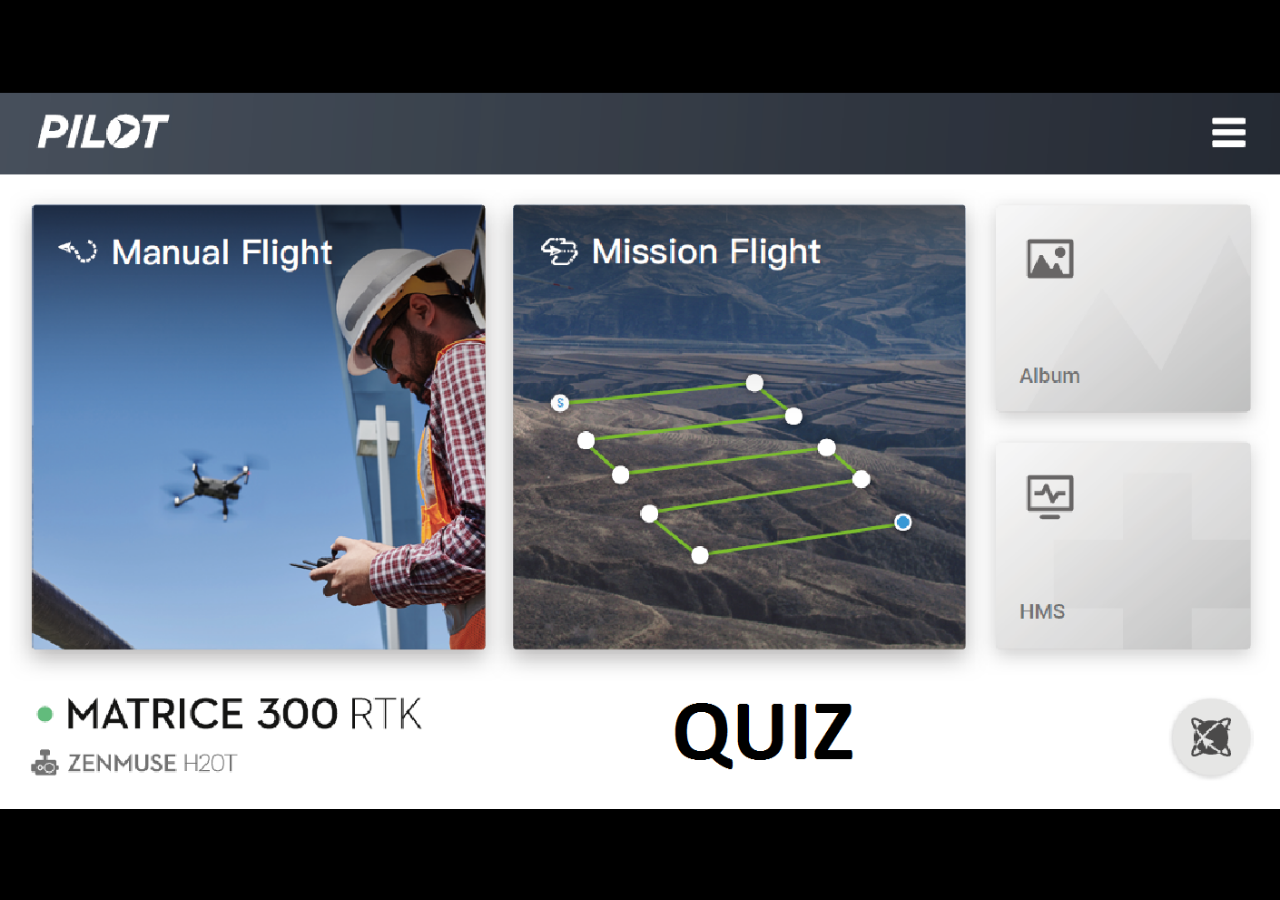
<file: index.html>
<html>
 <head>

	<meta name="viewport" content="width=device-width, initial-scale=1.0">
	<meta name="apple-mobile-web-app-title" content="TDV" />
	<meta name="apple-mobile-web-app-capable" content="yes">
	<meta name="apple-mobile-web-app-status-bar-style" content="black-translucent" />
	<link rel="apple-touch-icon" sizes="180x180" href="./image/apple-touch-icon.png">

    	<link rel="icon" type="image/png" sizes="32x32" href="./image/favicon-32x32.png">
    	<link rel="icon" type="image/png" sizes="16x16" href="./image/favicon-16x16.png">

    	<link rel="manifest" href="site.webmanifest">
    	<link rel="mask-icon" href="safari-pinned-tab.svg" color="#5bbad5">
    	<link rel="shortcut icon" href="./image/favicon.ico">
	<!-- IE -->
   	<link rel="shortcut icon" type="image/x-icon" href="./image/favicon.ico" />
   	<!-- Edge FULL https://www.-->
   	<link rel="shortcut icon" href="./image/favicon.ico" type="image/x-icon" />
   	<!-- other browsers -->
   	<link rel="icon" type="image/x-icon" href="./image/favicon.ico" />
    	<link href="image/iphone5_splash.png" media="(device-width: 320px) and (device-height: 568px) and (-webkit-device-pixel-ratio: 2)" rel="apple-touch-startup-image" />
	<link href="image/iphone6_splash.png" media="(device-width: 375px) and (device-height: 667px) and (-webkit-device-pixel-ratio: 2)" rel="apple-touch-startup-image" />
	<link href="image/iphoneplus_splash.png" media="(device-width: 621px) and (device-height: 1104px) and (-webkit-device-pixel-ratio: 3)" rel="apple-touch-startup-image" />
	<link href="image/iphonex_splash.png" media="(device-width: 375px) and (device-height: 812px) and (-webkit-device-pixel-ratio: 3)" rel="apple-touch-startup-image" />
	<link href="image/iphonexr_splash.png" media="(device-width: 414px) and (device-height: 896px) and (-webkit-device-pixel-ratio: 2)" rel="apple-touch-startup-image" />
	<link href="image/iphonexsmax_splash.png" media="(device-width: 414px) and (device-height: 896px) and (-webkit-device-pixel-ratio: 3)" rel="apple-touch-startup-image" />
	<link href="image/ipad_splash.png" media="(device-width: 768px) and (device-height: 1024px) and (-webkit-device-pixel-ratio: 2)" rel="apple-touch-startup-image" />
	<link href="image/ipadpro1_splash.png" media="(device-width: 834px) and (device-height: 1112px) and (-webkit-device-pixel-ratio: 2)" rel="apple-touch-startup-image" />
	<link href="image/ipadpro3_splash.png" media="(device-width: 834px) and (device-height: 1194px) and (-webkit-device-pixel-ratio: 2)" rel="apple-touch-startup-image" />
	<link href="image/ipadpro2_splash.png" media="(device-width: 1024px) and (device-height: 1366px) and (-webkit-device-pixel-ratio: 2)" rel="apple-touch-startup-image" />
    	<meta name="application-name" content="TDV">
	<meta name="mobile-web-app-capable" content="yes">
    	<meta name="msapplication-TileColor" content="#da532c">
    	<meta name="msapplication-TileImage" content="./image/mstile-144x144.png">
    	<meta name="msapplication-config" content="browserconfig.xml">
    	<meta name="theme-color" content="#ffffff">

	<meta http-equiv="X-UA-Compatible" content="IE=edge,chrome=1">
	<meta name="HandheldFriendly" content="true">
	
	<link rel="stylesheet" href="./css/bootstrap.min.css">
  	<script src="./js/jquery.min.js"></script>
  	<script src="./js/bootstrap.min.js"></script>
        <link rel="stylesheet" href="./css/style.css">

  <script>
  window.console = window.console || function(t) {};
  </script>

  
  
  <script>
  if (document.location.search.match(/type=embed/gi)) {
    window.parent.postMessage("resize", "*");
  }
  </script>


</head>

<body translate="no">
  <script>
    document.body.addEventListener('touchmove', function(event) {
      event.preventDefault();
    }, {
      passive: false,
      useCapture: false
    });

    window.onresize = function() {
      $(document.body).width(window.innerWidth).height(window.innerHeight);
    }

    $(function() {
      window.onresize();
    });
  </script>
<div class="showport">
	<img class="img-responsive" name="usaMap" src="./image/startscherm.png" usemap="#m_usaMap" height="100%">	
</div>
<div class="showturn">
  	<img class="img-responsive" src="./image/rotate.png" height="100%">
</div>
	
  <map name="m_usaMap">
    <area class="area" target="" alt="" title="" href="./ManualFlight.html" coords="37,128,536,616" shape="rect">
    <area class="area" target="" alt="" title="" coords="566,126,1063,616" shape="rect" style="outline:none;" tooltipbackround="black" tooltipid="area-tooltip1">
    <area class="area" target="" alt="" title="" coords="1099,126,1373,350" shape="rect" style="outline:none;" tooltipbackround="black" tooltipid="area-tooltip2">
    <area class="area" target="" alt="" title="" href="./HMS.html" coords="1094,385,1373,615" shape="rect">
    <area class="area" target="" alt="" title="" coords="1304,4,1406,87" shape="rect" style="outline:none;" tooltipbackround="black" tooltipid="area-tooltip3">
    <area class="area" target="" alt="" title="" href="./quiz.html" coords="506,661,1271,777" shape="rect">
</map>
<i id="area-tooltip1" class="area-tooltip" data-toggle="tooltip" data-html="true" data-placement="right" title="" data-animation="false" data-trigger="manual" data-original-title="Mission Flight" style="top: 77px; left: 124px;">&nbsp;</i>
<i id="area-tooltip2" class="area-tooltip" data-toggle="tooltip" data-html="true" data-placement="left" title="" data-animation="false" data-trigger="manual" data-original-title="Opgeslagen:<br>foto's en video's" style="top: 1px; left: 324px;">&nbsp;</i>
<i id="area-tooltip3" class="area-tooltip" data-toggle="tooltip" data-html="true" data-placement="left" title="" data-animation="false" data-trigger="manual" data-original-title="Menu:<br>Menu voor offline kaarten, vlucht records, GEO unlocking, privacy settings" style="top: 256px; left: 170px;">&nbsp;</i>
<i id="area-tooltip4" class="area-tooltip" data-toggle="tooltip" data-html="true" data-placement="right" title="" data-animation="false" data-trigger="manual" data-original-title="Pepper" style="top: 194px; left: 50px;">&nbsp;</i>

  <script src="./js/pen.js"></script>
  
  
      <script id="rendered-js">
/* ========================================================================
 * Bootstrap: tooltip.js v3.3.7
 * http://getbootstrap.com/javascript/#tooltip
 * Inspired by the original jQuery.tipsy by Jason Frame
 * ========================================================================
 * Copyright 2011-2016 Twitter, Inc.
 * Licensed under MIT (https://github.com/twbs/bootstrap/blob/master/LICENSE)
 * ======================================================================== */


+function ($) {
  'use strict';

  // TOOLTIP PUBLIC CLASS DEFINITION
  // ===============================

  var Tooltip = function (element, options) {
    this.type = null;
    this.options = null;
    this.enabled = null;
    this.timeout = null;
    this.hoverState = null;
    this.$element = null;
    this.inState = null;

    this.init('tooltip', element, options);
  };

  Tooltip.VERSION = '3.3.7';

  Tooltip.TRANSITION_DURATION = 150;

  Tooltip.DEFAULTS = {
    animation: true,
    placement: 'top',
    selector: false,
    template: '<div class="tooltip" role="tooltip"><div class="tooltip-inner"></div></div>',
    trigger: 'hover focus',
    title: '',
    delay: 0,
    html: false,
    container: false,
    viewport: {
      selector: 'body',
      padding: 0 } };



  Tooltip.prototype.init = function (type, element, options) {
    this.enabled = true;
    this.type = type;
    this.$element = $(element);
    this.options = this.getOptions(options);
    this.$viewport = this.options.viewport && $($.isFunction(this.options.viewport) ? this.options.viewport.call(this, this.$element) : this.options.viewport.selector || this.options.viewport);
    this.inState = { click: false, hover: false, focus: false };

    if (this.$element[0] instanceof document.constructor && !this.options.selector) {
      throw new Error('`selector` option must be specified when initializing ' + this.type + ' on the window.document object!');
    }

    var triggers = this.options.trigger.split(' ');

    for (var i = triggers.length; i--;) {if (window.CP.shouldStopExecution(0)) break;
      var trigger = triggers[i];

      if (trigger == 'click') {
        this.$element.on('click.' + this.type, this.options.selector, $.proxy(this.toggle, this));
      } else if (trigger != 'manual') {
        var eventIn = trigger == 'hover' ? 'mouseenter' : 'focusin';
        var eventOut = trigger == 'hover' ? 'mouseleave' : 'focusout';

        this.$element.on(eventIn + '.' + this.type, this.options.selector, $.proxy(this.enter, this));
        this.$element.on(eventOut + '.' + this.type, this.options.selector, $.proxy(this.leave, this));
      }
    }window.CP.exitedLoop(0);

    this.options.selector ?
    this._options = $.extend({}, this.options, { trigger: 'manual', selector: '' }) :
    this.fixTitle();
  };

  Tooltip.prototype.getDefaults = function () {
    return Tooltip.DEFAULTS;
  };

  Tooltip.prototype.getOptions = function (options) {
    options = $.extend({}, this.getDefaults(), this.$element.data(), options);

    if (options.delay && typeof options.delay == 'number') {
      options.delay = {
        show: options.delay,
        hide: options.delay };

    }

    return options;
  };

  Tooltip.prototype.getDelegateOptions = function () {
    var options = {};
    var defaults = this.getDefaults();

    this._options && $.each(this._options, function (key, value) {
      if (defaults[key] != value) options[key] = value;
    });

    return options;
  };

  Tooltip.prototype.enter = function (obj) {
    var self = obj instanceof this.constructor ?
    obj : $(obj.currentTarget).data('bs.' + this.type);

    if (!self) {
      self = new this.constructor(obj.currentTarget, this.getDelegateOptions());
      $(obj.currentTarget).data('bs.' + this.type, self);
    }

    if (obj instanceof $.Event) {
      self.inState[obj.type == 'focusin' ? 'focus' : 'hover'] = true;
    }

    if (self.tip().hasClass('in') || self.hoverState == 'in') {
      self.hoverState = 'in';
      return;
    }

    clearTimeout(self.timeout);

    self.hoverState = 'in';

    if (!self.options.delay || !self.options.delay.show) return self.show();

    self.timeout = setTimeout(function () {
      if (self.hoverState == 'in') self.show();
    }, self.options.delay.show);
  };

  Tooltip.prototype.isInStateTrue = function () {
    for (var key in this.inState) {
      if (this.inState[key]) return true;
    }

    return false;
  };

  Tooltip.prototype.leave = function (obj) {
    var self = obj instanceof this.constructor ?
    obj : $(obj.currentTarget).data('bs.' + this.type);

    if (!self) {
      self = new this.constructor(obj.currentTarget, this.getDelegateOptions());
      $(obj.currentTarget).data('bs.' + this.type, self);
    }

    if (obj instanceof $.Event) {
      self.inState[obj.type == 'focusout' ? 'focus' : 'hover'] = false;
    }

    if (self.isInStateTrue()) return;

    clearTimeout(self.timeout);

    self.hoverState = 'out';

    if (!self.options.delay || !self.options.delay.hide) return self.hide();

    self.timeout = setTimeout(function () {
      if (self.hoverState == 'out') self.hide();
    }, self.options.delay.hide);
  };

  Tooltip.prototype.show = function () {
    var e = $.Event('show.bs.' + this.type);

    if (this.hasContent() && this.enabled) {
      this.$element.trigger(e);

      var inDom = $.contains(this.$element[0].ownerDocument.documentElement, this.$element[0]);
      if (e.isDefaultPrevented() || !inDom) return;
      var that = this;

      var $tip = this.tip();

      var tipId = this.getUID(this.type);

      this.setContent();
      $tip.attr('id', tipId);
      this.$element.attr('aria-describedby', tipId);

      if (this.options.animation) $tip.addClass('fade');

      var placement = typeof this.options.placement == 'function' ?
      this.options.placement.call(this, $tip[0], this.$element[0]) :
      this.options.placement;

      var autoToken = /\s?auto?\s?/i;
      var autoPlace = autoToken.test(placement);
      if (autoPlace) placement = placement.replace(autoToken, '') || 'top';

      $tip.
      detach().
      css({ top: 0, left: 0, display: 'block' }).
      addClass(placement).
      data('bs.' + this.type, this);

      this.options.container ? $tip.appendTo(this.options.container) : $tip.insertAfter(this.$element);
      this.$element.trigger('inserted.bs.' + this.type);

      var pos = this.getPosition();
      var actualWidth = $tip[0].offsetWidth;
      var actualHeight = $tip[0].offsetHeight;

      if (autoPlace) {
        var orgPlacement = placement;
        var viewportDim = this.getPosition(this.$viewport);

        placement = placement == 'bottom' && pos.bottom + actualHeight > viewportDim.bottom ? 'top' :
        placement == 'top' && pos.top - actualHeight < viewportDim.top ? 'bottom' :
        placement == 'right' && pos.right + actualWidth > viewportDim.width ? 'left' :
        placement == 'left' && pos.left - actualWidth < viewportDim.left ? 'right' :
        placement;

        $tip.
        removeClass(orgPlacement).
        addClass(placement);
      }

      var calculatedOffset = this.getCalculatedOffset(placement, pos, actualWidth, actualHeight);

      this.applyPlacement(calculatedOffset, placement);

      var complete = function () {
        var prevHoverState = that.hoverState;
        that.$element.trigger('shown.bs.' + that.type);
        that.hoverState = null;

        if (prevHoverState == 'out') that.leave(that);
      };

      $.support.transition && this.$tip.hasClass('fade') ?
      $tip.
      one('bsTransitionEnd', complete).
      emulateTransitionEnd(Tooltip.TRANSITION_DURATION) :
      complete();
    }
  };

  Tooltip.prototype.applyPlacement = function (offset, placement) {
    var $tip = this.tip();
    var width = $tip[0].offsetWidth;
    var height = $tip[0].offsetHeight;

    // manually read margins because getBoundingClientRect includes difference
    var marginTop = parseInt($tip.css('margin-top'), 10);
    var marginLeft = parseInt($tip.css('margin-left'), 10);

    // we must check for NaN for ie 8/9
    if (isNaN(marginTop)) marginTop = 0;
    if (isNaN(marginLeft)) marginLeft = 0;

    offset.top += marginTop;
    offset.left += marginLeft;

    // $.fn.offset doesn't round pixel values
    // so we use setOffset directly with our own function B-0
    $.offset.setOffset($tip[0], $.extend({
      using: function (props) {
        $tip.css({
          top: Math.round(props.top),
          left: Math.round(props.left) });

      } },
    offset), 0);

    $tip.addClass('in');

    // check to see if placing tip in new offset caused the tip to resize itself
    var actualWidth = $tip[0].offsetWidth;
    var actualHeight = $tip[0].offsetHeight;

    if (placement == 'top' && actualHeight != height) {
      offset.top = offset.top + height - actualHeight;
    }

    var delta = this.getViewportAdjustedDelta(placement, offset, actualWidth, actualHeight);

    if (delta.left) offset.left += delta.left;else
    offset.top += delta.top;

    var isVertical = /top|bottom/.test(placement);
    var arrowDelta = isVertical ? delta.left * 2 - width + actualWidth : delta.top * 2 - height + actualHeight;
    var arrowOffsetPosition = isVertical ? 'offsetWidth' : 'offsetHeight';

    $tip.offset(offset);
    this.replaceArrow(arrowDelta, $tip[0][arrowOffsetPosition], isVertical);
  };

  Tooltip.prototype.replaceArrow = function (delta, dimension, isVertical) {
    this.arrow().
    css(isVertical ? 'left' : 'top', 50 * (1 - delta / dimension) + '%').
    css(isVertical ? 'top' : 'left', '');
  };

  Tooltip.prototype.setContent = function () {
    var $tip = this.tip();
    var title = this.getTitle();

    $tip.find('.tooltip-inner')[this.options.html ? 'html' : 'text'](title);
    $tip.removeClass('fade in top bottom left right');
  };

  Tooltip.prototype.hide = function (callback) {
    var that = this;
    var $tip = $(this.$tip);
    var e = $.Event('hide.bs.' + this.type);

    function complete() {
      if (that.hoverState != 'in') $tip.detach();
      if (that.$element) {// TODO: Check whether guarding this code with this `if` is really necessary.
        that.$element.
        removeAttr('aria-describedby').
        trigger('hidden.bs.' + that.type);
      }
      callback && callback();
    }

    this.$element.trigger(e);

    if (e.isDefaultPrevented()) return;

    $tip.removeClass('in');

    $.support.transition && $tip.hasClass('fade') ?
    $tip.
    one('bsTransitionEnd', complete).
    emulateTransitionEnd(Tooltip.TRANSITION_DURATION) :
    complete();

    this.hoverState = null;

    return this;
  };

  Tooltip.prototype.fixTitle = function () {
    var $e = this.$element;
    if ($e.attr('title') || typeof $e.attr('data-original-title') != 'string') {
      $e.attr('data-original-title', $e.attr('title') || '').attr('title', '');
    }
  };

  Tooltip.prototype.hasContent = function () {
    return this.getTitle();
  };

  Tooltip.prototype.getPosition = function ($element) {
    $element = $element || this.$element;

    var el = $element[0];
    var isBody = el.tagName == 'BODY';

    var elRect = el.getBoundingClientRect();
    if (elRect.width == null) {
      // width and height are missing in IE8, so compute them manually; see https://github.com/twbs/bootstrap/issues/14093
      elRect = $.extend({}, elRect, { width: elRect.right - elRect.left, height: elRect.bottom - elRect.top });
    }
    var isSvg = window.SVGElement && el instanceof window.SVGElement;
    // Avoid using $.offset() on SVGs since it gives incorrect results in jQuery 3.
    // See https://github.com/twbs/bootstrap/issues/20280
    var elOffset = isBody ? { top: 0, left: 0 } : isSvg ? null : $element.offset();
    var scroll = { scroll: isBody ? document.documentElement.scrollTop || document.body.scrollTop : $element.scrollTop() };
    var outerDims = isBody ? { width: $(window).width(), height: $(window).height() } : null;

    return $.extend({}, elRect, scroll, outerDims, elOffset);
  };

  Tooltip.prototype.getCalculatedOffset = function (placement, pos, actualWidth, actualHeight) {
    return placement == 'bottom' ? { top: pos.top + pos.height, left: pos.left + pos.width / 2 - actualWidth / 2 } :
    placement == 'top' ? { top: pos.top - actualHeight, left: pos.left + pos.width / 2 - actualWidth / 2 } :
    placement == 'left' ? { top: pos.top + pos.height / 2 - actualHeight / 2, left: pos.left - actualWidth } :
    /* placement == 'right' */{ top: pos.top + pos.height / 2 - actualHeight / 2, left: pos.left + pos.width };

  };

  Tooltip.prototype.getViewportAdjustedDelta = function (placement, pos, actualWidth, actualHeight) {
    var delta = { top: 0, left: 0 };
    if (!this.$viewport) return delta;

    var viewportPadding = this.options.viewport && this.options.viewport.padding || 0;
    var viewportDimensions = this.getPosition(this.$viewport);

    if (/right|left/.test(placement)) {
      var topEdgeOffset = pos.top - viewportPadding - viewportDimensions.scroll;
      var bottomEdgeOffset = pos.top + viewportPadding - viewportDimensions.scroll + actualHeight;
      if (topEdgeOffset < viewportDimensions.top) {// top overflow
        delta.top = viewportDimensions.top - topEdgeOffset;
      } else if (bottomEdgeOffset > viewportDimensions.top + viewportDimensions.height) {// bottom overflow
        delta.top = viewportDimensions.top + viewportDimensions.height - bottomEdgeOffset;
      }
    } else {
      var leftEdgeOffset = pos.left - viewportPadding;
      var rightEdgeOffset = pos.left + viewportPadding + actualWidth;
      if (leftEdgeOffset < viewportDimensions.left) {// left overflow
        delta.left = viewportDimensions.left - leftEdgeOffset;
      } else if (rightEdgeOffset > viewportDimensions.right) {// right overflow
        delta.left = viewportDimensions.left + viewportDimensions.width - rightEdgeOffset;
      }
    }

    return delta;
  };

  Tooltip.prototype.getTitle = function () {
    var title;
    var $e = this.$element;
    var o = this.options;

    title = $e.attr('data-original-title') || (
    typeof o.title == 'function' ? o.title.call($e[0]) : o.title);

    return title;
  };

  Tooltip.prototype.getUID = function (prefix) {
    do {if (window.CP.shouldStopExecution(1)) break;prefix += ~~(Math.random() * 1000000);} while (
    document.getElementById(prefix));window.CP.exitedLoop(1);
    return prefix;
  };

  Tooltip.prototype.tip = function () {
    if (!this.$tip) {
      this.$tip = $(this.options.template);
      if (this.$tip.length != 1) {
        throw new Error(this.type + ' `template` option must consist of exactly 1 top-level element!');
      }
    }
    return this.$tip;
  };

  Tooltip.prototype.arrow = function () {
    return this.$arrow = this.$arrow || this.tip().find('.tooltip-arrow');
  };

  Tooltip.prototype.enable = function () {
    this.enabled = true;
  };

  Tooltip.prototype.disable = function () {
    this.enabled = false;
  };

  Tooltip.prototype.toggleEnabled = function () {
    this.enabled = !this.enabled;
  };

  Tooltip.prototype.toggle = function (e) {
    var self = this;
    if (e) {
      self = $(e.currentTarget).data('bs.' + this.type);
      if (!self) {
        self = new this.constructor(e.currentTarget, this.getDelegateOptions());
        $(e.currentTarget).data('bs.' + this.type, self);
      }
    }

    if (e) {
      self.inState.click = !self.inState.click;
      if (self.isInStateTrue()) self.enter(self);else
      self.leave(self);
    } else {
      self.tip().hasClass('in') ? self.leave(self) : self.enter(self);
    }
  };

  Tooltip.prototype.destroy = function () {
    var that = this;
    clearTimeout(this.timeout);
    this.hide(function () {
      that.$element.off('.' + that.type).removeData('bs.' + that.type);
      if (that.$tip) {
        that.$tip.detach();
      }
      that.$tip = null;
      that.$arrow = null;
      that.$viewport = null;
      that.$element = null;
    });
  };


  // TOOLTIP PLUGIN DEFINITION
  // =========================

  function Plugin(option) {
    return this.each(function () {
      var $this = $(this);
      var data = $this.data('bs.tooltip');
      var options = typeof option == 'object' && option;

      if (!data && /destroy|hide/.test(option)) return;
      if (!data) $this.data('bs.tooltip', data = new Tooltip(this, options));
      if (typeof option == 'string') data[option]();
    });
  }

  var old = $.fn.tooltip;

  $.fn.tooltip = Plugin;
  $.fn.tooltip.Constructor = Tooltip;


  // TOOLTIP NO CONFLICT
  // ===================

  $.fn.tooltip.noConflict = function () {
    $.fn.tooltip = old;
    return this;
  };

}(jQuery);
$(document).ready(function () {
  $('[data-toggle="tooltip"]').tooltip();
});
$(".area").on('click', function (e) {

  $("#" + $(this).attr("TooltipId")).css({
    top: e.pageY,
    left: e.pageX });


  $("#" + $(this).attr("TooltipId")).tooltip('show');
  $(".tooltip-inner").css({
    "background-color": $(this).attr("TooltipBackround") });

  var a = $("#" + $(this).attr("TooltipId")).attr("data-placement") != "" ? $("#" + $(this).attr("TooltipId")).attr("data-placement") : "top";
  $(".tooltip-arrow").css("border-" + a + "-color", $(this).attr("TooltipBackround"));
});

$(".area").on('mouseleave', function (e) {
  $("#" + $(this).attr("TooltipId")).tooltip('hide');
});
//# sourceURL=pen.js
    </script>

  
<script type="text/javascript" src="./js/imageMapResizer.min.js"></script>
<script type="text/javascript">imageMapResize();</script>






 
</body></html>
</file>
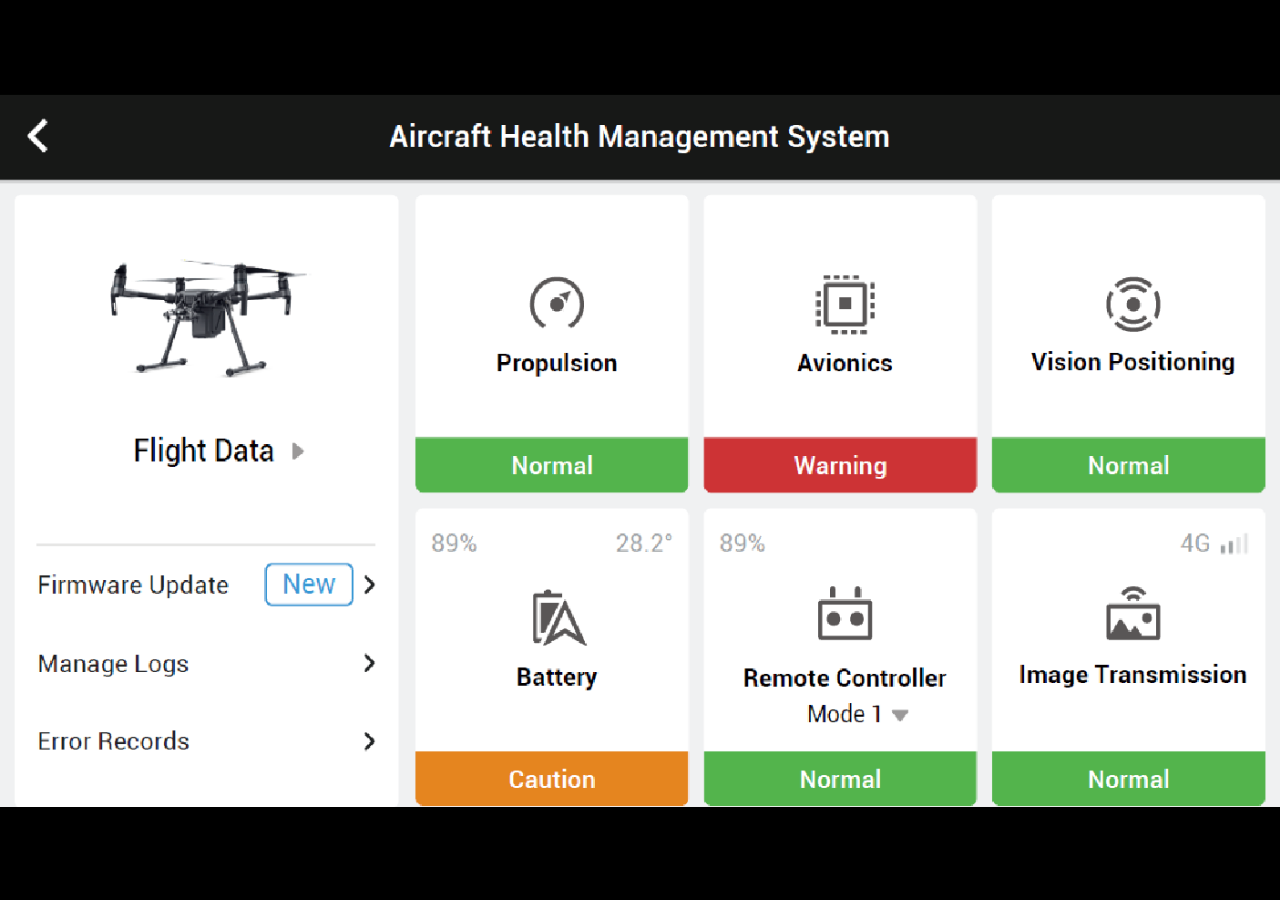
<file: HMS.html>
<!DOCTYPE html>
<html>
	<head>

	<meta name="viewport" content="width=device-width, initial-scale=1.0">
	<meta name="apple-mobile-web-app-title" content="TDV" />
	<meta name="apple-mobile-web-app-capable" content="yes">
	<meta name="apple-mobile-web-app-status-bar-style" content="black-translucent" />
	<link rel="apple-touch-icon" sizes="180x180" href="./image/apple-touch-icon.png">

    	<link rel="icon" type="image/png" sizes="32x32" href="./image/favicon-32x32.png">
    	<link rel="icon" type="image/png" sizes="16x16" href="./image/favicon-16x16.png">

    	<link rel="manifest" href="site.webmanifest">
    	<link rel="mask-icon" href="safari-pinned-tab.svg" color="#5bbad5">
    	<link rel="shortcut icon" href="./image/favicon.ico">
	<!-- IE -->
   	<link rel="shortcut icon" type="image/x-icon" href="./image/favicon.ico" />
   	<!-- Edge FULL https://www.-->
   	<link rel="shortcut icon" href="./image/favicon.ico" type="image/x-icon" />
   	<!-- other browsers -->
   	<link rel="icon" type="image/x-icon" href="./image/favicon.ico" />
    	
    	<meta name="application-name" content="TDV">
    	<meta name="msapplication-TileColor" content="#da532c">
    	<meta name="msapplication-TileImage" content="./image/mstile-144x144.png">
    	<meta name="msapplication-config" content="browserconfig.xml">
    	<meta name="theme-color" content="#ffffff">

	<meta http-equiv="X-UA-Compatible" content="IE=edge,chrome=1">
	<meta name="HandheldFriendly" content="true">
	
	<link rel="stylesheet" href="./css/bootstrap.min.css">
  	<script src="./js/jquery.min.js"></script>
  	<script src="./js/bootstrap.min.js"></script>
        <link rel="stylesheet" href="./css/style.css">

  <script>
  window.console = window.console || function(t) {};
  </script>

  
  
  <script>
  if (document.location.search.match(/type=embed/gi)) {
    window.parent.postMessage("resize", "*");
  }
  </script>


</head>
<body>
<script>
    document.body.addEventListener('touchmove', function(event) {
      event.preventDefault();
    }, {
      passive: false,
      useCapture: false
    });

    window.onresize = function() {
      $(document.body).width(window.innerWidth).height(window.innerHeight);
    }

    $(function() {
      window.onresize();
    });
  </script>
	
<div class="showport">
	<img class="img-responsive" name="usaMap" src="./image/HMS.png" alt="Workplace" usemap="#m_usaMap" border="0">	
</div>
<div class="showturn">
  	<img class="img-responsive" src="./image/rotate.png" height="100%">
</div>
	
<map name="m_usaMap">
    <area class="area" target="_self" alt="" title="" href="./index.html" coords="2,1,94,91" shape="rect">
    <area class="area" coords="460,114,1385,779" shape="rect" style="outline:none;" tooltipbackround="black" tooltipid="area-tooltip1">
    <area class="area" coords="19,676,431,747" shape="rect" style="outline:none;" tooltipbackround="black" tooltipid="area-tooltip2">
    <area class="area" coords="18,588,430,664" shape="rect" style="outline:none;" tooltipbackround="black" tooltipid="area-tooltip3">
    <area class="area" coords="20,352,435,428" shape="rect" style="outline:none;" tooltipbackround="black" tooltipid="area-tooltip4">
    <area class="area" coords="18,504,429,579" shape="rect" style="outline:none;" tooltipbackround="black" tooltipid="area-tooltip5">
</map>
<i id="area-tooltip1" class="area-tooltip" data-toggle="tooltip" data-html="true" data-placement="right" title="" data-animation="false" data-trigger="manual" data-original-title="Normale warning" style="top: 77px; left: 124px;">&nbsp;</i>
<i id="area-tooltip2" class="area-tooltip" data-toggle="tooltip" data-html="true" data-placement="right" title="" data-animation="false" data-trigger="manual" data-original-title="error" style="top: 77px; left: 124px;">&nbsp;</i>
<i id="area-tooltip3" class="area-tooltip" data-toggle="tooltip" data-html="true" data-placement="right" title="" data-animation="false" data-trigger="manual" data-original-title="Manage Logs" style="top: 77px; left: 124px;">&nbsp;</i>
<i id="area-tooltip4" class="area-tooltip" data-toggle="tooltip" data-html="true" data-placement="right" title="" data-animation="false" data-trigger="manual" data-original-title="Flight Data" style="top: 77px; left: 124px;">&nbsp;</i>
<i id="area-tooltip5" class="area-tooltip" data-toggle="tooltip" data-html="true" data-placement="right" title="" data-animation="false" data-trigger="manual" data-original-title="Firmware Update" style="top: 77px; left: 124px;">&nbsp;</i>
<script>

function myFunction(number) {
  switch(number) {
    case 1:
      text = "Normale warning";
    break;
    case 2:
      text = "error";
    break;
    case 3:
      text = "Manage Logs";
    break;
    case 4:
      text = "Flight Data";
    break;
    case 5:
      text = "Firmware Update";
    break;

    default:
      text = "empty";
  }
  
  document.getElementById("answer").innerHTML = text;

}

</script>

 <script src="./js/pen.js"></script>
  
  
      <script id="rendered-js">
/* ========================================================================
 * Bootstrap: tooltip.js v3.3.7
 * http://getbootstrap.com/javascript/#tooltip
 * Inspired by the original jQuery.tipsy by Jason Frame
 * ========================================================================
 * Copyright 2011-2016 Twitter, Inc.
 * Licensed under MIT (https://github.com/twbs/bootstrap/blob/master/LICENSE)
 * ======================================================================== */


+function ($) {
  'use strict';

  // TOOLTIP PUBLIC CLASS DEFINITION
  // ===============================

  var Tooltip = function (element, options) {
    this.type = null;
    this.options = null;
    this.enabled = null;
    this.timeout = null;
    this.hoverState = null;
    this.$element = null;
    this.inState = null;

    this.init('tooltip', element, options);
  };

  Tooltip.VERSION = '3.3.7';

  Tooltip.TRANSITION_DURATION = 150;

  Tooltip.DEFAULTS = {
    animation: true,
    placement: 'top',
    selector: false,
    template: '<div class="tooltip" role="tooltip"><div class="tooltip-inner"></div></div>',
    trigger: 'hover focus',
    title: '',
    delay: 0,
    html: false,
    container: false,
    viewport: {
      selector: 'body',
      padding: 0 } };



  Tooltip.prototype.init = function (type, element, options) {
    this.enabled = true;
    this.type = type;
    this.$element = $(element);
    this.options = this.getOptions(options);
    this.$viewport = this.options.viewport && $($.isFunction(this.options.viewport) ? this.options.viewport.call(this, this.$element) : this.options.viewport.selector || this.options.viewport);
    this.inState = { click: false, hover: false, focus: false };

    if (this.$element[0] instanceof document.constructor && !this.options.selector) {
      throw new Error('`selector` option must be specified when initializing ' + this.type + ' on the window.document object!');
    }

    var triggers = this.options.trigger.split(' ');

    for (var i = triggers.length; i--;) {if (window.CP.shouldStopExecution(0)) break;
      var trigger = triggers[i];

      if (trigger == 'click') {
        this.$element.on('click.' + this.type, this.options.selector, $.proxy(this.toggle, this));
      } else if (trigger != 'manual') {
        var eventIn = trigger == 'hover' ? 'mouseenter' : 'focusin';
        var eventOut = trigger == 'hover' ? 'mouseleave' : 'focusout';

        this.$element.on(eventIn + '.' + this.type, this.options.selector, $.proxy(this.enter, this));
        this.$element.on(eventOut + '.' + this.type, this.options.selector, $.proxy(this.leave, this));
      }
    }window.CP.exitedLoop(0);

    this.options.selector ?
    this._options = $.extend({}, this.options, { trigger: 'manual', selector: '' }) :
    this.fixTitle();
  };

  Tooltip.prototype.getDefaults = function () {
    return Tooltip.DEFAULTS;
  };

  Tooltip.prototype.getOptions = function (options) {
    options = $.extend({}, this.getDefaults(), this.$element.data(), options);

    if (options.delay && typeof options.delay == 'number') {
      options.delay = {
        show: options.delay,
        hide: options.delay };

    }

    return options;
  };

  Tooltip.prototype.getDelegateOptions = function () {
    var options = {};
    var defaults = this.getDefaults();

    this._options && $.each(this._options, function (key, value) {
      if (defaults[key] != value) options[key] = value;
    });

    return options;
  };

  Tooltip.prototype.enter = function (obj) {
    var self = obj instanceof this.constructor ?
    obj : $(obj.currentTarget).data('bs.' + this.type);

    if (!self) {
      self = new this.constructor(obj.currentTarget, this.getDelegateOptions());
      $(obj.currentTarget).data('bs.' + this.type, self);
    }

    if (obj instanceof $.Event) {
      self.inState[obj.type == 'focusin' ? 'focus' : 'hover'] = true;
    }

    if (self.tip().hasClass('in') || self.hoverState == 'in') {
      self.hoverState = 'in';
      return;
    }

    clearTimeout(self.timeout);

    self.hoverState = 'in';

    if (!self.options.delay || !self.options.delay.show) return self.show();

    self.timeout = setTimeout(function () {
      if (self.hoverState == 'in') self.show();
    }, self.options.delay.show);
  };

  Tooltip.prototype.isInStateTrue = function () {
    for (var key in this.inState) {
      if (this.inState[key]) return true;
    }

    return false;
  };

  Tooltip.prototype.leave = function (obj) {
    var self = obj instanceof this.constructor ?
    obj : $(obj.currentTarget).data('bs.' + this.type);

    if (!self) {
      self = new this.constructor(obj.currentTarget, this.getDelegateOptions());
      $(obj.currentTarget).data('bs.' + this.type, self);
    }

    if (obj instanceof $.Event) {
      self.inState[obj.type == 'focusout' ? 'focus' : 'hover'] = false;
    }

    if (self.isInStateTrue()) return;

    clearTimeout(self.timeout);

    self.hoverState = 'out';

    if (!self.options.delay || !self.options.delay.hide) return self.hide();

    self.timeout = setTimeout(function () {
      if (self.hoverState == 'out') self.hide();
    }, self.options.delay.hide);
  };

  Tooltip.prototype.show = function () {
    var e = $.Event('show.bs.' + this.type);

    if (this.hasContent() && this.enabled) {
      this.$element.trigger(e);

      var inDom = $.contains(this.$element[0].ownerDocument.documentElement, this.$element[0]);
      if (e.isDefaultPrevented() || !inDom) return;
      var that = this;

      var $tip = this.tip();

      var tipId = this.getUID(this.type);

      this.setContent();
      $tip.attr('id', tipId);
      this.$element.attr('aria-describedby', tipId);

      if (this.options.animation) $tip.addClass('fade');

      var placement = typeof this.options.placement == 'function' ?
      this.options.placement.call(this, $tip[0], this.$element[0]) :
      this.options.placement;

      var autoToken = /\s?auto?\s?/i;
      var autoPlace = autoToken.test(placement);
      if (autoPlace) placement = placement.replace(autoToken, '') || 'top';

      $tip.
      detach().
      css({ top: 0, left: 0, display: 'block' }).
      addClass(placement).
      data('bs.' + this.type, this);

      this.options.container ? $tip.appendTo(this.options.container) : $tip.insertAfter(this.$element);
      this.$element.trigger('inserted.bs.' + this.type);

      var pos = this.getPosition();
      var actualWidth = $tip[0].offsetWidth;
      var actualHeight = $tip[0].offsetHeight;

      if (autoPlace) {
        var orgPlacement = placement;
        var viewportDim = this.getPosition(this.$viewport);

        placement = placement == 'bottom' && pos.bottom + actualHeight > viewportDim.bottom ? 'top' :
        placement == 'top' && pos.top - actualHeight < viewportDim.top ? 'bottom' :
        placement == 'right' && pos.right + actualWidth > viewportDim.width ? 'left' :
        placement == 'left' && pos.left - actualWidth < viewportDim.left ? 'right' :
        placement;

        $tip.
        removeClass(orgPlacement).
        addClass(placement);
      }

      var calculatedOffset = this.getCalculatedOffset(placement, pos, actualWidth, actualHeight);

      this.applyPlacement(calculatedOffset, placement);

      var complete = function () {
        var prevHoverState = that.hoverState;
        that.$element.trigger('shown.bs.' + that.type);
        that.hoverState = null;

        if (prevHoverState == 'out') that.leave(that);
      };

      $.support.transition && this.$tip.hasClass('fade') ?
      $tip.
      one('bsTransitionEnd', complete).
      emulateTransitionEnd(Tooltip.TRANSITION_DURATION) :
      complete();
    }
  };

  Tooltip.prototype.applyPlacement = function (offset, placement) {
    var $tip = this.tip();
    var width = $tip[0].offsetWidth;
    var height = $tip[0].offsetHeight;

    // manually read margins because getBoundingClientRect includes difference
    var marginTop = parseInt($tip.css('margin-top'), 10);
    var marginLeft = parseInt($tip.css('margin-left'), 10);

    // we must check for NaN for ie 8/9
    if (isNaN(marginTop)) marginTop = 0;
    if (isNaN(marginLeft)) marginLeft = 0;

    offset.top += marginTop;
    offset.left += marginLeft;

    // $.fn.offset doesn't round pixel values
    // so we use setOffset directly with our own function B-0
    $.offset.setOffset($tip[0], $.extend({
      using: function (props) {
        $tip.css({
          top: Math.round(props.top),
          left: Math.round(props.left) });

      } },
    offset), 0);

    $tip.addClass('in');

    // check to see if placing tip in new offset caused the tip to resize itself
    var actualWidth = $tip[0].offsetWidth;
    var actualHeight = $tip[0].offsetHeight;

    if (placement == 'top' && actualHeight != height) {
      offset.top = offset.top + height - actualHeight;
    }

    var delta = this.getViewportAdjustedDelta(placement, offset, actualWidth, actualHeight);

    if (delta.left) offset.left += delta.left;else
    offset.top += delta.top;

    var isVertical = /top|bottom/.test(placement);
    var arrowDelta = isVertical ? delta.left * 2 - width + actualWidth : delta.top * 2 - height + actualHeight;
    var arrowOffsetPosition = isVertical ? 'offsetWidth' : 'offsetHeight';

    $tip.offset(offset);
    this.replaceArrow(arrowDelta, $tip[0][arrowOffsetPosition], isVertical);
  };

  Tooltip.prototype.replaceArrow = function (delta, dimension, isVertical) {
    this.arrow().
    css(isVertical ? 'left' : 'top', 50 * (1 - delta / dimension) + '%').
    css(isVertical ? 'top' : 'left', '');
  };

  Tooltip.prototype.setContent = function () {
    var $tip = this.tip();
    var title = this.getTitle();

    $tip.find('.tooltip-inner')[this.options.html ? 'html' : 'text'](title);
    $tip.removeClass('fade in top bottom left right');
  };

  Tooltip.prototype.hide = function (callback) {
    var that = this;
    var $tip = $(this.$tip);
    var e = $.Event('hide.bs.' + this.type);

    function complete() {
      if (that.hoverState != 'in') $tip.detach();
      if (that.$element) {// TODO: Check whether guarding this code with this `if` is really necessary.
        that.$element.
        removeAttr('aria-describedby').
        trigger('hidden.bs.' + that.type);
      }
      callback && callback();
    }

    this.$element.trigger(e);

    if (e.isDefaultPrevented()) return;

    $tip.removeClass('in');

    $.support.transition && $tip.hasClass('fade') ?
    $tip.
    one('bsTransitionEnd', complete).
    emulateTransitionEnd(Tooltip.TRANSITION_DURATION) :
    complete();

    this.hoverState = null;

    return this;
  };

  Tooltip.prototype.fixTitle = function () {
    var $e = this.$element;
    if ($e.attr('title') || typeof $e.attr('data-original-title') != 'string') {
      $e.attr('data-original-title', $e.attr('title') || '').attr('title', '');
    }
  };

  Tooltip.prototype.hasContent = function () {
    return this.getTitle();
  };

  Tooltip.prototype.getPosition = function ($element) {
    $element = $element || this.$element;

    var el = $element[0];
    var isBody = el.tagName == 'BODY';

    var elRect = el.getBoundingClientRect();
    if (elRect.width == null) {
      // width and height are missing in IE8, so compute them manually; see https://github.com/twbs/bootstrap/issues/14093
      elRect = $.extend({}, elRect, { width: elRect.right - elRect.left, height: elRect.bottom - elRect.top });
    }
    var isSvg = window.SVGElement && el instanceof window.SVGElement;
    // Avoid using $.offset() on SVGs since it gives incorrect results in jQuery 3.
    // See https://github.com/twbs/bootstrap/issues/20280
    var elOffset = isBody ? { top: 0, left: 0 } : isSvg ? null : $element.offset();
    var scroll = { scroll: isBody ? document.documentElement.scrollTop || document.body.scrollTop : $element.scrollTop() };
    var outerDims = isBody ? { width: $(window).width(), height: $(window).height() } : null;

    return $.extend({}, elRect, scroll, outerDims, elOffset);
  };

  Tooltip.prototype.getCalculatedOffset = function (placement, pos, actualWidth, actualHeight) {
    return placement == 'bottom' ? { top: pos.top + pos.height, left: pos.left + pos.width / 2 - actualWidth / 2 } :
    placement == 'top' ? { top: pos.top - actualHeight, left: pos.left + pos.width / 2 - actualWidth / 2 } :
    placement == 'left' ? { top: pos.top + pos.height / 2 - actualHeight / 2, left: pos.left - actualWidth } :
    /* placement == 'right' */{ top: pos.top + pos.height / 2 - actualHeight / 2, left: pos.left + pos.width };

  };

  Tooltip.prototype.getViewportAdjustedDelta = function (placement, pos, actualWidth, actualHeight) {
    var delta = { top: 0, left: 0 };
    if (!this.$viewport) return delta;

    var viewportPadding = this.options.viewport && this.options.viewport.padding || 0;
    var viewportDimensions = this.getPosition(this.$viewport);

    if (/right|left/.test(placement)) {
      var topEdgeOffset = pos.top - viewportPadding - viewportDimensions.scroll;
      var bottomEdgeOffset = pos.top + viewportPadding - viewportDimensions.scroll + actualHeight;
      if (topEdgeOffset < viewportDimensions.top) {// top overflow
        delta.top = viewportDimensions.top - topEdgeOffset;
      } else if (bottomEdgeOffset > viewportDimensions.top + viewportDimensions.height) {// bottom overflow
        delta.top = viewportDimensions.top + viewportDimensions.height - bottomEdgeOffset;
      }
    } else {
      var leftEdgeOffset = pos.left - viewportPadding;
      var rightEdgeOffset = pos.left + viewportPadding + actualWidth;
      if (leftEdgeOffset < viewportDimensions.left) {// left overflow
        delta.left = viewportDimensions.left - leftEdgeOffset;
      } else if (rightEdgeOffset > viewportDimensions.right) {// right overflow
        delta.left = viewportDimensions.left + viewportDimensions.width - rightEdgeOffset;
      }
    }

    return delta;
  };

  Tooltip.prototype.getTitle = function () {
    var title;
    var $e = this.$element;
    var o = this.options;

    title = $e.attr('data-original-title') || (
    typeof o.title == 'function' ? o.title.call($e[0]) : o.title);

    return title;
  };

  Tooltip.prototype.getUID = function (prefix) {
    do {if (window.CP.shouldStopExecution(1)) break;prefix += ~~(Math.random() * 1000000);} while (
    document.getElementById(prefix));window.CP.exitedLoop(1);
    return prefix;
  };

  Tooltip.prototype.tip = function () {
    if (!this.$tip) {
      this.$tip = $(this.options.template);
      if (this.$tip.length != 1) {
        throw new Error(this.type + ' `template` option must consist of exactly 1 top-level element!');
      }
    }
    return this.$tip;
  };

  Tooltip.prototype.arrow = function () {
    return this.$arrow = this.$arrow || this.tip().find('.tooltip-arrow');
  };

  Tooltip.prototype.enable = function () {
    this.enabled = true;
  };

  Tooltip.prototype.disable = function () {
    this.enabled = false;
  };

  Tooltip.prototype.toggleEnabled = function () {
    this.enabled = !this.enabled;
  };

  Tooltip.prototype.toggle = function (e) {
    var self = this;
    if (e) {
      self = $(e.currentTarget).data('bs.' + this.type);
      if (!self) {
        self = new this.constructor(e.currentTarget, this.getDelegateOptions());
        $(e.currentTarget).data('bs.' + this.type, self);
      }
    }

    if (e) {
      self.inState.click = !self.inState.click;
      if (self.isInStateTrue()) self.enter(self);else
      self.leave(self);
    } else {
      self.tip().hasClass('in') ? self.leave(self) : self.enter(self);
    }
  };

  Tooltip.prototype.destroy = function () {
    var that = this;
    clearTimeout(this.timeout);
    this.hide(function () {
      that.$element.off('.' + that.type).removeData('bs.' + that.type);
      if (that.$tip) {
        that.$tip.detach();
      }
      that.$tip = null;
      that.$arrow = null;
      that.$viewport = null;
      that.$element = null;
    });
  };


  // TOOLTIP PLUGIN DEFINITION
  // =========================

  function Plugin(option) {
    return this.each(function () {
      var $this = $(this);
      var data = $this.data('bs.tooltip');
      var options = typeof option == 'object' && option;

      if (!data && /destroy|hide/.test(option)) return;
      if (!data) $this.data('bs.tooltip', data = new Tooltip(this, options));
      if (typeof option == 'string') data[option]();
    });
  }

  var old = $.fn.tooltip;

  $.fn.tooltip = Plugin;
  $.fn.tooltip.Constructor = Tooltip;


  // TOOLTIP NO CONFLICT
  // ===================

  $.fn.tooltip.noConflict = function () {
    $.fn.tooltip = old;
    return this;
  };

}(jQuery);
$(document).ready(function () {
  $('[data-toggle="tooltip"]').tooltip();
});
$(".area").on('click', function (e) {

  $("#" + $(this).attr("TooltipId")).css({
    top: e.pageY,
    left: e.pageX });


  $("#" + $(this).attr("TooltipId")).tooltip('show');
  $(".tooltip-inner").css({
    "background-color": $(this).attr("TooltipBackround") });

  var a = $("#" + $(this).attr("TooltipId")).attr("data-placement") != "" ? $("#" + $(this).attr("TooltipId")).attr("data-placement") : "top";
  $(".tooltip-arrow").css("border-" + a + "-color", $(this).attr("TooltipBackround"));
});

$(".area").on('mouseleave', function (e) {
  $("#" + $(this).attr("TooltipId")).tooltip('hide');
});
//# sourceURL=pen.js
    </script>

  
<script type="text/javascript" src="./js/imageMapResizer.min.js"></script>
<script type="text/javascript">imageMapResize();</script>

<script type="text/javascript">
$(document).ready(function(){
        // iOS web app full screen hacks.
        if(window.navigator.standalone == true) {
                // make all link remain in web app mode.
                $('a').click(function() {
                        window.location = $(this).attr('href');
            return false;
                });
        }
});
</script>




 
</body></html>
</file>
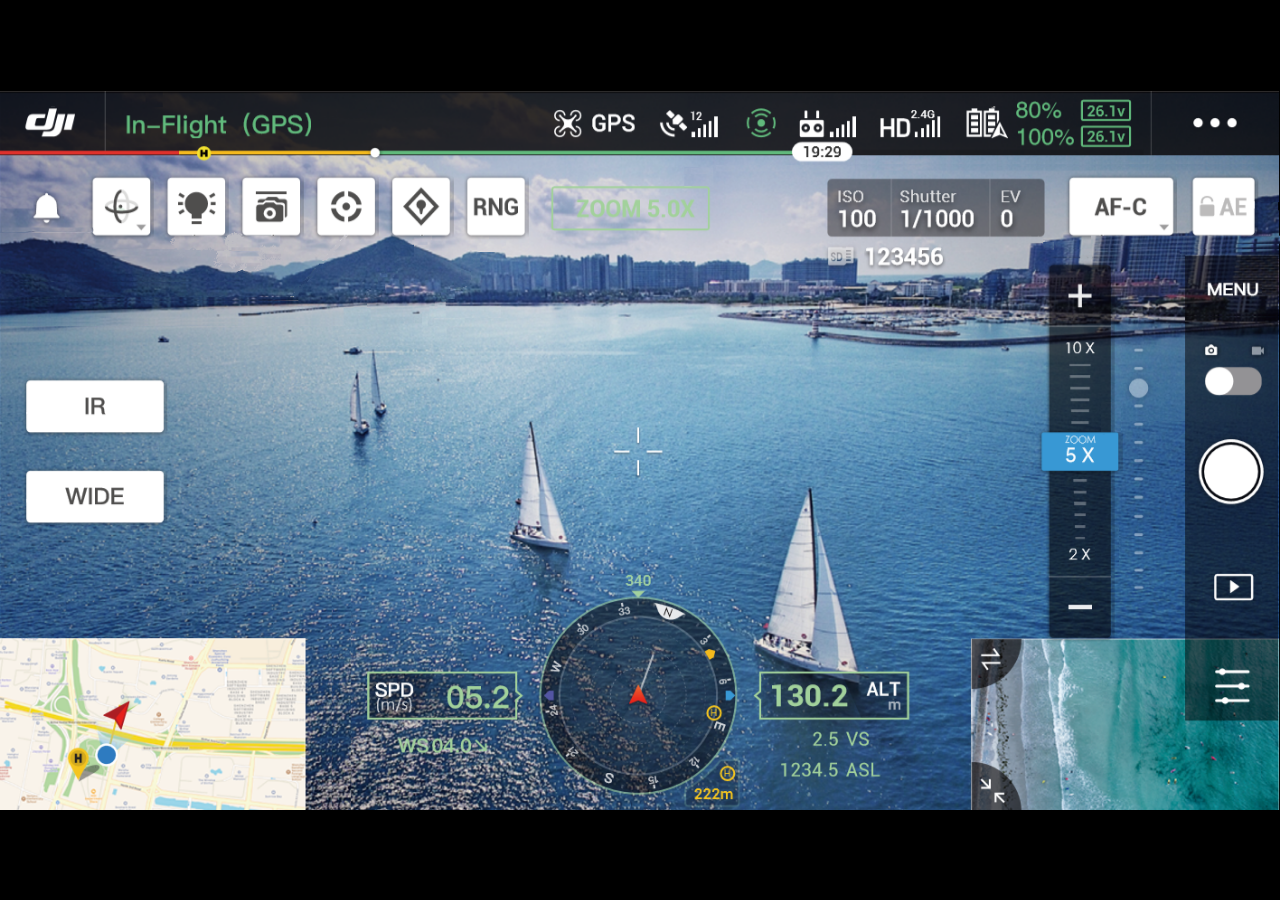
<file: ManualFlight.html>
<!DOCTYPE html>
<html>
	<head>

	<meta name="viewport" content="width=device-width, initial-scale=1.0">
	<meta name="apple-mobile-web-app-title" content="TDV" />
	<meta name="apple-mobile-web-app-capable" content="yes">
	<meta name="apple-mobile-web-app-status-bar-style" content="black-translucent" />
	<link rel="apple-touch-icon" sizes="180x180" href="./image/apple-touch-icon.png">

    	<link rel="icon" type="image/png" sizes="32x32" href="./image/favicon-32x32.png">
    	<link rel="icon" type="image/png" sizes="16x16" href="./image/favicon-16x16.png">

    	<link rel="manifest" href="site.webmanifest">
    	<link rel="mask-icon" href="safari-pinned-tab.svg" color="#5bbad5">
    	<link rel="shortcut icon" href="./image/favicon.ico">
	<!-- IE -->
   	<link rel="shortcut icon" type="image/x-icon" href="./image/favicon.ico" />
   	<!-- Edge FULL https://www.-->
   	<link rel="shortcut icon" href="./image/favicon.ico" type="image/x-icon" />
   	<!-- other browsers -->
   	<link rel="icon" type="image/x-icon" href="./image/favicon.ico" />
    	
    	<meta name="application-name" content="TDV">
    	<meta name="msapplication-TileColor" content="#da532c">
    	<meta name="msapplication-TileImage" content="./image/mstile-144x144.png">
    	<meta name="msapplication-config" content="browserconfig.xml">
    	<meta name="theme-color" content="#ffffff">

	<meta http-equiv="X-UA-Compatible" content="IE=edge,chrome=1">
	<meta name="HandheldFriendly" content="true">
	
	<link rel="stylesheet" href="./css/bootstrap.min.css">
  	<script src="./js/jquery.min.js"></script>
  	<script src="./js/bootstrap.min.js"></script>
        <link rel="stylesheet" href="./css/style.css">

  <script>
  window.console = window.console || function(t) {};
  </script>

  
  
  <script>
  if (document.location.search.match(/type=embed/gi)) {
    window.parent.postMessage("resize", "*");
  }
  </script>


</head>
<body>
<script>
    document.body.addEventListener('touchmove', function(event) {
      event.preventDefault();
    }, {
      passive: false,
      useCapture: false
    });

    window.onresize = function() {
      $(document.body).width(window.innerWidth).height(window.innerHeight);
    }

    $(function() {
      window.onresize();
    });
  </script>
	
 <div class="showport">
	<img class="img-responsive" name="usaMap" src="./image/scherm.png" usemap="#m_usaMap" alt="Workplace" usemap="#m_usaMap" border="0">	
</div>
<div class="showturn">
  	<img class="img-responsive" src="./image/rotate.png" height="100%">
</div>
 
<map name="m_usaMap">
    <area class="area" target="_self" alt="" title="" href="./index.html" coords="2,1,118,64" shape="rect">
    <area class="area" target="" alt="" title="" coords="122,3,569,64" shape="rect" style="outline:none;" tooltipbackround="black" tooltipid="area-tooltip2">
    <area class="area" target="" alt="" title="" coords="3,65,956,86" shape="rect" style="outline:none;" tooltipbackround="black" tooltipid="area-tooltip3">
    <area class="area" target="" alt="" title="" coords="596,3,714,66" shape="rect" style="outline:none;" tooltipbackround="black" tooltipid="area-tooltip4">
    <area class="area" target="" alt="" title="" coords="720,1,806,66" shape="rect" style="outline:none;" tooltipbackround="black" tooltipid="area-tooltip5">
    <area class="area" target="" alt="" title="" coords="809,3,874,66" shape="rect" style="outline:none;" tooltipbackround="black" tooltipid="area-tooltip6">
    <area class="area" target="" alt="" title="" coords="879,4,958,68" shape="rect" style="outline:none;" tooltipbackround="black" tooltipid="area-tooltip7">
    <area class="area" target="" alt="" title="" coords="963,3,1054,68" shape="rect" style="outline:none;" tooltipbackround="black" tooltipid="area-tooltip8">
    <area class="area" target="" alt="" title="" coords="1061,4,1262,71" shape="rect" style="outline:none;" tooltipbackround="black" tooltipid="area-tooltip9">
    <area class="area" target="" alt="" title="" coords="1275,3,1413,70" shape="rect" style="outline:none;" tooltipbackround="black" tooltipid="area-tooltip10">
    <area class="area" target="" alt="" title="" coords="13,94,91,164" shape="rect" style="outline:none;" tooltipbackround="black" tooltipid="area-tooltip11">
    <area class="area" target="" alt="" title="" coords="101,96,167,161" shape="rect" style="outline:none;" tooltipbackround="black" tooltipid="area-tooltip12">
    <area class="area" target="" alt="" title="" coords="185,95,250,160" shape="rect" style="outline:none;" tooltipbackround="black" tooltipid="area-tooltip13">
    <area class="area" target="" alt="" title="" coords="266,96,333,161" shape="rect" style="outline:none;" tooltipbackround="black" tooltipid="area-tooltip14">
    <area class="area" target="" alt="" title="" coords="348,96,416,160" shape="rect" style="outline:none;" tooltipbackround="black" tooltipid="area-tooltip15">
    <area class="area" target="" alt="" title="" coords="431,96,496,160" shape="rect" style="outline:none;" tooltipbackround="black" tooltipid="area-tooltip16">
    <area class="area" target="" alt="" title="" coords="516,96,581,161" shape="rect" style="outline:none;" tooltipbackround="black" tooltipid="area-tooltip17">
    <area class="area" target="" alt="" title="" coords="610,104,784,154" shape="rect" style="outline:none;" tooltipbackround="black" tooltipid="area-tooltip18">
    <area class="area" target="" alt="" title="" coords="918,99,1155,161" shape="rect" style="outline:none;" tooltipbackround="black" tooltipid="area-tooltip19">
    <area class="area" target="" alt="" title="" coords="1183,96,1298,161" shape="rect" style="outline:none;" tooltipbackround="black" tooltipid="area-tooltip20">
    <area class="area" target="" alt="" title="" coords="1319,95,1388,161" shape="rect" tooltipbackround="black" tooltipid="area-tooltip21">
    <area class="area" target="" alt="" title="" coords="29,322,183,378" shape="rect" tooltipbackround="black" tooltipid="area-tooltip22">
    <area class="area" target="" alt="" title="" coords="26,419,181,479" shape="rect" tooltipbackround="black" tooltipid="area-tooltip23">
	
    <area class="area" target="" alt="" title="" coords="910,169,1055,200" shape="rect" tooltipbackround="black" tooltipid="area-tooltip43">

    <area class="area" target="" alt="" title="" coords="1145,374,1244,428" shape="rect" tooltipbackround="black" tooltipid="area-tooltip26">
    <area class="area" target="" alt="" title="" coords="1159,191,1229,606" shape="rect" tooltipbackround="black" tooltipid="area-tooltip25">

    <area class="area" target="" alt="" title="" coords="1312,183,1413,258" shape="rect" tooltipbackround="black" tooltipid="area-tooltip27">
    <area class="area" target="" alt="" title="" coords="1314,267,1413,354" shape="rect" tooltipbackround="black" tooltipid="area-tooltip28">
    <area class="area" target="" alt="" title="" coords="1317,373,1409,473" shape="rect" tooltipbackround="black" tooltipid="area-tooltip29">
    <area class="area" target="" alt="" title="" coords="1319,509,1409,589" shape="rect" tooltipbackround="black" tooltipid="area-tooltip30">
    <area class="area" target="" alt="" title="" coords="1318,613,1408,693" shape="rect" tooltipbackround="black" tooltipid="area-tooltip31">
    <area class="area" target="" alt="" title="" coords="1307,606,1308,692,1410,697,1409,792,1076,795,1075,605" shape="poly" tooltipbackround="black" tooltipid="area-tooltip32">
    <area class="area" target="" alt="" title="" coords="3,606,336,796" shape="rect" tooltipbackround="black" tooltipid="area-tooltip33">

    <area class="area" target="" alt="" title="" coords="706,671,24" shape="circle" tooltipbackround="black" tooltipid="area-tooltip35">
    <area class="area" target="" alt="" title="" coords="724,622,26" shape="circle" tooltipbackround="black" tooltipid="area-tooltip36">
    <area class="area" target="" alt="" title="" coords="675,521,739,561" shape="rect" tooltipbackround="black" tooltipid="area-tooltip37">
    <area class="area" target="" alt="" title="" coords="609,670,24" shape="circle" tooltipbackround="black" tooltipid="area-tooltip38">
    <area class="area" target="" alt="" title="" coords="786,625,26" shape="circle" tooltipbackround="black" tooltipid="area-tooltip39">
    <area class="area" target="" alt="" title="" coords="809,666,23" shape="circle" tooltipbackround="black" tooltipid="area-tooltip40">
    <area class="area" target="" alt="" title="" coords="787,690,24" shape="circle" tooltipbackround="black" tooltipid="area-tooltip41">
    <area class="area" target="" alt="" title="" coords="795,741,819,740,820,791,760,792,759,771" shape="poly" tooltipbackround="black" tooltipid="area-tooltip42">

    <area class="area" target="" alt="" title="" coords="706,671,109" shape="circle" tooltipbackround="black" tooltipid="area-tooltip34">
    <area class="area" target="" alt="" title="" coords="3,88,1414,796" shape="rect" tooltipbackround="black" tooltipid="area-tooltip24">  
</map>
<i id="area-tooltip1" class="area-tooltip" data-toggle="tooltip" data-html="true" data-placement="right" title="" data-animation="false" data-trigger="manual" data-original-title="Terug:<br>Tik op dit pictogram om terug te keren naar het hoofdmenu." style="top: 77px; left: 124px;">&nbsp;</i>
<i id="area-tooltip2" class="area-tooltip" data-toggle="tooltip" data-html="true" data-placement="right" title="" data-animation="false" data-trigger="manual" data-original-title="Systeem statusbalk:<br>Dit pictogram geeft de vluchtstatus van het vliegtuig aan en geeft verschillende waarschuwingsberichten weer." style="top: 77px; left: 124px;">&nbsp;</i>
<i id="area-tooltip3" class="area-tooltip" data-toggle="tooltip" data-html="true" data-placement="right" title="" data-animation="false" data-trigger="manual" data-original-title="Indicatorbalk voor batterijniveau:<br>De indicator van het batterijniveau geeft een dynamische weergave van het batterijniveau. De gekleurde zones op de batterijniveau-indicator geven de vermogensniveaus weer die nodig zijn om verschillende functies uit te voeren." style="top: 77px; left: 124px;">&nbsp;</i>
<i id="area-tooltip4" class="area-tooltip" data-toggle="tooltip" data-html="true" data-placement="right" title="" data-animation="false" data-trigger="manual" data-original-title="Vliegtuigmodus:<br>De tekst naast dit pictogram geeft de huidige vliegtuigmodus aan. Tik om de instellingen van de Flight Controller te configureren. Met deze instellingen kunt u vluchtlimieten wijzigen en versterkingswaarden instellen." style="top: 77px; left: 124px;">&nbsp;</i>
<i id="area-tooltip5" class="area-tooltip" data-toggle="tooltip" data-html="true" data-placement="right" title="" data-animation="false" data-trigger="manual" data-original-title="GNSS-signaalsterkte:<br>Toont de huidige GNSS-signaalsterkte. \"R\" wordt weergegeven in de rechter benedenhoek als de RTK van het vliegtuig is ingeschakeld." style="top: 77px; left: 124px;">&nbsp;</i>
<i id="area-tooltip6" class="area-tooltip" data-toggle="tooltip" data-html="true" data-placement="right" title="" data-animation="false" data-trigger="manual" data-original-title="Obstacle Sensing Function Status:<br>Geeft de status weer voor alle detectiesystemen. Als de richting van het overeenkomstige detectiesysteem normaal werkt, wordt deze in groen weergegeven, anders wordt deze in rood weergegeven. Alles groen geeft aan dat het detectiesysteem met zes richtingen normaal werkt en alles rood geeft aan dat het detectiesysteem nog niet actief is. Vlieg alsjeblieft voorzichtig." style="top: 77px; left: 124px;">&nbsp;</i>
<i id="area-tooltip7" class="area-tooltip" data-toggle="tooltip" data-html="true" data-placement="right" title="" data-animation="false" data-trigger="manual" data-original-title="Signaal afstandsbediening:<br>Toont de sterkte van het signaal van de afstandsbediening. Het pictogram knippert als er tijdens de vlucht een storing wordt herkend. Als er geen aanvullende waarschuwingen zijn in DJI Pilot, betekent dit dat de interferentie geen invloed heeft op de werking en de" style="top: 77px; left: 124px;">&nbsp;</i>
<i id="area-tooltip8" class="area-tooltip" data-toggle="tooltip" data-html="true" data-placement="right" title="" data-animation="false" data-trigger="manual" data-original-title="Signaalsterkte HD-videoverbinding:<br>Dit pictogram toont de sterkte van de HD-videoverbindingsverbinding tussen het vliegtuig en de afstandsbediening. De tekst bovenaan geeft de gebruikte frequentie aan. Tik op voor instellingen voor beeldoverdracht." style="top: 77px; left: 124px;">&nbsp;</i>
<i id="area-tooltip9" class="area-tooltip" data-toggle="tooltip" data-html="true" data-placement="left" title="" data-animation="false" data-trigger="manual" data-original-title="Batterij-instellingen:<br>Toont het huidige batterijniveau. Tik op om het batterij-informatiemenu weer te geven, de verschillende drempels voor batterijwaarschuwingen in te stellen en de geschiedenis van de batterijwaarschuwingen te bekijken." style="top: 77px; left: 124px;">&nbsp;</i>
<i id="area-tooltip10" class="area-tooltip" data-toggle="tooltip" data-html="true" data-placement="left" title="" data-animation="false" data-trigger="manual" data-original-title="Meer instellingen:<br>Perceptie-instellingen - Remote Controller Settings - Instellingen voor beeldoverdracht - Vliegtuigbatterij-instellingen - RTK-instellingen - Algemene instellingen" style="top: 77px; left: 124px;">&nbsp;</i>
<i id="area-tooltip11" class="area-tooltip" data-toggle="tooltip" data-html="true" data-placement="right" title="" data-animation="false" data-trigger="manual" data-original-title="Berichtenvak:<br>Tik om alle waarschuwingsberichten te lezen." style="top: 77px; left: 124px;">&nbsp;</i>
<i id="area-tooltip12" class="area-tooltip" data-toggle="tooltip" data-html="true" data-placement="right" title="" data-animation="false" data-trigger="manual" data-original-title="Gimbal (gestabiliseerde ophanging) Orientation Adjustment:<br>Tik om de Gimbal Orientation Adjustment te selecteren als Gimbal Recenter, Recenter Gimbal Yaw, Gimbal Yaw Downward of Gimbal Downward, Om de cameras in de landingspositie te zetten." style="top: 77px; left: 124px;">&nbsp;</i>
<i id="area-tooltip13" class="area-tooltip" data-toggle="tooltip" data-html="true" data-placement="right" title="" data-animation="false" data-trigger="manual" data-original-title="Beacon:<br>Tik om het Collesionlight in/uit te schakelen. Zal veranderen in het pictogram van de discrete modus zodra het is ingeschakeld." style="top: 77px; left: 124px;">&nbsp;</i>
<i id="area-tooltip14" class="area-tooltip" data-toggle="tooltip" data-html="true" data-placement="right" title="" data-animation="false" data-trigger="manual" data-original-title="Multiply Gimbal Control:<br>Tik om deze in te schakelen, je kunt twee of drie cardanische ophanging en gieren besturen." style="top: 77px; left: 124px;">&nbsp;</i>
<i id="area-tooltip15" class="area-tooltip" data-toggle="tooltip" data-html="true" data-placement="right" title="" data-animation="false" data-trigger="manual" data-original-title="Smart Track:<br>Tik om Smart Track (volgen) in te schakelen." style="top: 77px; left: 124px;">&nbsp;</i>
<i id="area-tooltip16" class="area-tooltip" data-toggle="tooltip" data-html="true" data-placement="right" title="" data-animation="false" data-trigger="manual" data-original-title="PIN-punt:<br>Tik om een locatie op te nemen." style="top: 77px; left: 124px;">&nbsp;</i>
<i id="area-tooltip17" class="area-tooltip" data-toggle="tooltip" data-html="true" data-placement="right" title="" data-animation="false" data-trigger="manual" data-original-title="Laserbereik:<br>Tik om Laserafstandsmeter in te schakelen." style="top: 77px; left: 124px;">&nbsp;</i>
<i id="area-tooltip18" class="area-tooltip" data-toggle="tooltip" data-html="true" data-placement="right" title="" data-animation="false" data-trigger="manual" data-original-title="Camera en zoom:<br>Geeft de huidige camera en zijn zoomfactor weer." style="top: 77px; left: 124px;">&nbsp;</i>
<i id="area-tooltip19" class="area-tooltip" data-toggle="tooltip" data-html="true" data-placement="right" title="" data-animation="false" data-trigger="manual" data-original-title="Cameraparameters:<br>Geeft de huidige cameraparameters weer." style="top: 77px; left: 124px;">&nbsp;</i>
<i id="area-tooltip20" class="area-tooltip" data-toggle="tooltip" data-html="true" data-placement="left" title="" data-animation="false" data-trigger="manual" data-original-title="Focusmodus:<br>Tik om de focusmodus te wisselen, met ondersteuning van MF, AFC en AFS." style="top: 77px; left: 124px;">&nbsp;</i>
<i id="area-tooltip21" class="area-tooltip" data-toggle="tooltip" data-html="true" data-placement="left" title="" data-animation="false" data-trigger="manual" data-original-title="Automatische belichtingsvergrendeling:<br>Tik om de belichtingswaarde te vergrendelen." style="top: 77px; left: 124px;">&nbsp;</i>
<i id="area-tooltip22" class="area-tooltip" data-toggle="tooltip" data-html="true" data-placement="right" title="" data-animation="false" data-trigger="manual" data-original-title="Schakelknop voor weergave infraroodcamera:<br>Tik om over te schakelen naar de infraroodcamera." style="top: 77px; left: 124px;">&nbsp;</i>
<i id="area-tooltip23" class="area-tooltip" data-toggle="tooltip" data-html="true" data-placement="right" title="" data-animation="false" data-trigger="manual" data-original-title="Schakelknop brede cameraweergave:<br>Tik om over te schakelen naar brede camera." style="top: 77px; left: 124px;">&nbsp;</i>
<i id="area-tooltip24" class="area-tooltip" data-toggle="tooltip" data-html="true" data-placement="right" title="" data-animation="false" data-trigger="manual" data-original-title="Cameraweergave:<br>Geeft het huidige camerabeeld weer." style="top: 77px; left: 124px;">&nbsp;</i>
<i id="area-tooltip25" class="area-tooltip" data-toggle="tooltip" data-html="true" data-placement="left" title="" data-animation="false" data-trigger="manual" data-original-title="Zoommenu:<br>Tik om de zoomfactor van de camera aan te passen." style="top: 77px; left: 124px;">&nbsp;</i>
<i id="area-tooltip26" class="area-tooltip" data-toggle="tooltip" data-html="true" data-placement="left" title="" data-animation="false" data-trigger="manual" data-original-title="Gimbal- schuifregelaar:<br>Geeft de kantelhoek van de cardanische ophanging weer." style="top: 77px; left: 124px;">&nbsp;</i>
<i id="area-tooltip27" class="area-tooltip" data-toggle="tooltip" data-html="true" data-placement="left" title="" data-animation="false" data-trigger="manual" data-original-title="Camera-instellingen:<br>Tik om de foto- en video-instellingen in te voeren. Tik om foto-instellingen te configureren, zoals fotomodus en afbeeldingsindeling. Tik om video-instellingen te configureren, zoals videoformaat en  formaat. Tik om video-ondertiteling, raster- en slimme LED-instellingen te configureren (om arm- LED's, baken-LED's en status-LED's in / uit te schakelen). De instellingen kunnen variëren afhankelijk van verschillende cameramodellen." style="top: 77px; left: 124px;">&nbsp;</i>
<i id="area-tooltip28" class="area-tooltip" data-toggle="tooltip" data-html="true" data-placement="left" title="" data-animation="false" data-trigger="manual" data-original-title="Foto / video wisselen:<br>Tik om te schakelen tussen foto- en video-opnamemodus" style="top: 77px; left: 124px;">&nbsp;</i>
<i id="area-tooltip29" class="area-tooltip" data-toggle="tooltip" data-html="true" data-placement="left" title="" data-animation="false" data-trigger="manual" data-original-title="Sluiter / opnameknop:<br>Tik om foto's te maken of om de opname te starten / stoppen. Gebruikers kunnen ook op de sluiter- of opnameknop op de afstandsbediening drukken om foto's te maken of video op te nemen." style="top: 77px; left: 124px;">&nbsp;</i>
<i id="area-tooltip30" class="area-tooltip" data-toggle="tooltip" data-html="true" data-placement="left" title="" data-animation="false" data-trigger="manual" data-original-title="Afspelen:<br>Tik om Afspelen te openen en bekijk een voorbeeld van foto's en video's zodra ze zijn vastgelegd." style="top: 77px; left: 124px;">&nbsp;</i>
<i id="area-tooltip31" class="area-tooltip" data-toggle="tooltip" data-html="true" data-placement="left" title="" data-animation="false" data-trigger="manual" data-original-title="Parameterinstellingen:<br>Tik om ISO, sluiter, belichtingswaarden en andere parameters in te stellen." style="top: 77px; left: 124px;">&nbsp;</i>
<i id="area-tooltip32" class="area-tooltip" data-toggle="tooltip" data-html="true" data-placement="left" title="" data-animation="false" data-trigger="manual" data-original-title="Kaart:<br>Tik om de kaart weer te geven." style="top: 77px; left: 124px;">&nbsp;</i>
<i id="area-tooltip33" class="area-tooltip" data-toggle="tooltip" data-html="true" data-placement="right" title="" data-animation="false" data-trigger="manual" data-original-title="Navigatie- Weergave:<br>Toont de oriëntatie van het vliegtuig en de cardanische ophanging en informatie over het vermijden van obstakels. Raadpleeg de sectie Primary Flight Display (PFD) voor meer details." style="top: 77px; left: 124px;">&nbsp;</i>
<i id="area-tooltip34" class="area-tooltip" data-toggle="tooltip" data-html="true" data-placement="right" title="" data-animation="false" data-trigger="manual" data-original-title="Voorbeeld FPV-camera/cardanische camera:<br>Zonder een cardanische ophanging en camera kan het vliegtuig videobeelden verzenden via de FPV-camera. Met een enkele cardanische ophanging en camera kan het vliegtuig beelden verzenden via de FPV-camera en de enkele camera; er kunnen twee weergaven worden weergegeven. Met dubbele cardanische ophangingen en camera kan het vliegtuig beelden verzenden via de FPV-camera en de twee camera's. Tik om de weergave te selecteren. Met drievoudige cardanische ophangingen en camera's kan het vliegtuig beelden verzenden via de FPV-camera en de drie camera's. Tik om de weergave te selecteren." style="top: 77px; left: 124px;">&nbsp;</i>
<i id="area-tooltip35" class="area-tooltip" data-toggle="tooltip" data-html="true" data-placement="right" title="" data-animation="false" data-trigger="manual" data-original-title="Vliegtuig:<br>Wanneer het vliegtuig draait, draait het navigatiedisplay." style="top: 77px; left: 124px;">&nbsp;</i>
<i id="area-tooltip36" class="area-tooltip" data-toggle="tooltip" data-html="true" data-placement="right" title="" data-animation="false" data-trigger="manual" data-original-title="Vliegtuig horizontale snelheidsvector:<br>Geeft de richting en snelheid van het vliegtuig weer." style="top: 77px; left: 124px;">&nbsp;</i>
<i id="area-tooltip37" class="area-tooltip" data-toggle="tooltip" data-html="true" data-placement="right" title="" data-animation="false" data-trigger="manual" data-original-title="Oriëntatie van het vliegtuig:<br>Geeft de huidige oriëntatie van het vliegtuig weer." style="top: 77px; left: 124px;">&nbsp;</i>
<i id="area-tooltip38" class="area-tooltip" data-toggle="tooltip" data-html="true" data-placement="right" title="" data-animation="false" data-trigger="manual" data-original-title="De oriëntatie van de drie gimbals gemonteerd op het vliegtuig (Paars):<br>Je kan de oriëntatie van de gimbal ten opzichte van het vliegtuig in real time bekijken. Wanneer de gimbal draait, zal het pictogram dienovereenkomstig draaien." style="top: 77px; left: 124px;">&nbsp;</i>
<i id="area-tooltip39" class="area-tooltip" data-toggle="tooltip" data-html="true" data-placement="right" title="" data-animation="false" data-trigger="manual" data-original-title="De oriëntatie van de drie gimbals gemonteerd op het vliegtuig (Geel):<br>Je kan de oriëntatie van de gimbal ten opzichte van het vliegtuig in real time bekijken. Wanneer de gimbal draait, zal het pictogram dienovereenkomstig draaien." style="top: 77px; left: 124px;">&nbsp;</i>
<i id="area-tooltip40" class="area-tooltip" data-toggle="tooltip" data-html="true" data-placement="right" title="" data-animation="false" data-trigger="manual" data-original-title="De oriëntatie van de drie gimbals gemonteerd op het vliegtuig (Blauw):<br>Je kan de oriëntatie van de gimbal ten opzichte van het vliegtuig in real time bekijken. Wanneer de gimbal draait, zal het pictogram dienovereenkomstig draaien." style="top: 77px; left: 124px;">&nbsp;</i>
<i id="area-tooltip41" class="area-tooltip" data-toggle="tooltip" data-html="true" data-placement="right" title="" data-animation="false" data-trigger="manual" data-original-title="Startpuntoriëntatie:<br>Geeft de thuispositie ten opzichte van het vliegtuig weer. Wanneer de afstand van het thuispunt meer dan 16 m bedraagt, bevindt het thuispunt zich aan de rand van het navigatiedisplay." style="top: 77px; left: 124px;">&nbsp;</i>
<i id="area-tooltip42" class="area-tooltip" data-toggle="tooltip" data-html="true" data-placement="right" title="" data-animation="false" data-trigger="manual" data-original-title="Afstand van het startpunt:<br>Geeft de afstand tussen het thuispunt en het vliegtuig weer." style="top: 77px; left: 124px;">&nbsp;</i>

<i id="area-tooltip43" class="area-tooltip" data-toggle="tooltip" data-html="true" data-placement="right" title="" data-animation="false" data-trigger="manual" data-original-title="SD-Kaart:<br>Hoeveel foto's kunnen er nog gemaakt worden" style="top: 77px; left: 124px;">&nbsp;</i>	
<script>

function myFunction(number) {
  switch(number) {
    case 1:
      text = "Terug:<br>Tik op dit pictogram om terug te keren naar het hoofdmenu.";
    break;
    case 2:
      text = "Systeem statusbalk:<br>Dit pictogram geeft de vluchtstatus van het vliegtuig aan en geeft verschillende waarschuwingsberichten weer.";
    break;
    case 3:
      text = "Indicatorbalk voor batterijniveau:<br>De indicator van het batterijniveau geeft een dynamische weergave van het batterijniveau. De gekleurde zones op de batterijniveau-indicator geven de vermogensniveaus weer die nodig zijn om verschillende functies uit te voeren.";
    break;
    case 4:
      text = "Vliegtuigmodus:<br>De tekst naast dit pictogram geeft de huidige vliegtuigmodus aan. Tik om de instellingen van de Flight Controller te configureren. Met deze instellingen kunt u vluchtlimieten wijzigen en versterkingswaarden instellen.";
    break;
    case 5:
      text = "GNSS-signaalsterkte:<br>Toont de huidige GNSS-signaalsterkte. \"R\" wordt weergegeven in de rechter benedenhoek als de RTK van het vliegtuig is ingeschakeld.";
    break;
    case 6:
      text = "Obstacle Sensing Function Status:<br>Geeft de status weer voor alle detectiesystemen. Als de richting van het overeenkomstige detectiesysteem normaal werkt, wordt deze in groen weergegeven, anders wordt deze in rood weergegeven. Alles groen geeft aan dat het detectiesysteem met zes richtingen normaal werkt en alles rood geeft aan dat het detectiesysteem nog niet actief is. Vlieg alsjeblieft voorzichtig.";
    break;
    case 7:
      text = "Signaal afstandsbediening:<br>Toont de sterkte van het signaal van de afstandsbediening. Het pictogram knippert als er tijdens de vlucht een storing wordt herkend. Als er geen aanvullende waarschuwingen zijn in DJI Pilot, betekent dit dat de interferentie geen invloed heeft op de werking en de";
    break;
    case 8:
      text = "Signaalsterkte HD-videoverbinding:<br>Dit pictogram toont de sterkte van de HD-videoverbindingsverbinding tussen het vliegtuig en de afstandsbediening. De tekst bovenaan geeft de gebruikte frequentie aan. Tik op voor instellingen voor beeldoverdracht.";
    break;
    case 9:
      text = "Batterij-instellingen:<br>Toont het huidige batterijniveau. Tik op om het batterij-informatiemenu weer te geven, de verschillende drempels voor batterijwaarschuwingen in te stellen en de geschiedenis van de batterijwaarschuwingen te bekijken.";
    break;
    case 10:
      text = "Meer instellingen:<br>Perceptie-instellingen - Remote Controller Settings - Instellingen voor beeldoverdracht - Vliegtuigbatterij-instellingen - RTK-instellingen - Algemene instellingen";
    break;
    case 11:
      text = "Berichtenvak:<br>Tik om alle waarschuwingsberichten te lezen.";
    break;
    case 12:
      text = "Gimbal (gestabiliseerde ophanging) Orientation Adjustment:<br>Tik om de Gimbal Orientation Adjustment te selecteren als Gimbal Recenter, Recenter Gimbal Yaw, Gimbal Yaw Downward of Gimbal Downward, Om de cameras in de landingspositie te zetten.";
    break;
    case 13:
      text = "Beacon:<br>Tik om het Collesionlight in/uit te schakelen. Zal veranderen in het pictogram van de discrete modus zodra het is ingeschakeld.";
    break;
    case 14:
      text = "Multiply Gimbal Control:<br>Tik om deze in te schakelen, je kunt twee of drie cardanische ophanging en gieren besturen.";
    break;
    case 15:
      text = "Smart Track:<br>Tik om Smart Track (volgen) in te schakelen.";
    break;
    case 16:
      text = "PIN-punt:<br>Tik om een locatie op te nemen.";
    break;
    case 17:
      text = "Laserbereik:<br>Tik om Laserafstandsmeter in te schakelen.";
    break;
    case 18:
      text = "Camera en zoom:<br>Geeft de huidige camera en zijn zoomfactor weer.";
    break;
    case 19:
      text = "Cameraparameters:<br>Geeft de huidige cameraparameters weer.";
    break;
    case 20:
      text = "Focusmodus:<br>Tik om de focusmodus te wisselen, met ondersteuning van MF, AFC en AFS.";
    break;
    case 21:
      text = "Automatische belichtingsvergrendeling:<br>Tik om de belichtingswaarde te vergrendelen.";
    break;
    case 22:
      text = "Schakelknop voor weergave infraroodcamera:<br>Tik om over te schakelen naar de infraroodcamera.";
    break;
    case 23:
      text = "Schakelknop brede cameraweergave:<br>Tik om over te schakelen naar brede camera.";
    break;
    case 24:
      text = "Cameraweergave:<br>Geeft het huidige camerabeeld weer.";
    break;
    case 25:
      text = "Zoommenu:<br>Tik om de zoomfactor van de camera aan te passen.";
    break;
    case 26:
      text = "Gimbal- schuifregelaar:<br>Geeft de kantelhoek van de cardanische ophanging weer.";
    break;
    case 27:
      text = "Camera-instellingen:<br>Tik om de foto- en video-instellingen in te voeren. Tik om foto-instellingen te configureren, zoals fotomodus en afbeeldingsindeling. Tik om video-instellingen te configureren, zoals videoformaat en  formaat. Tik om video-ondertiteling, raster- en slimme LED-instellingen te configureren (om arm- LED's, baken-LED's en status-LED's in / uit te schakelen). De instellingen kunnen variëren afhankelijk van verschillende cameramodellen.";
    break;
    case 28:
      text = "Foto / video wisselen:<br>Tik om te schakelen tussen foto- en video-opnamemodi";
    break;
    case 29:
      text = "Sluiter / opnameknop:<br>Tik om foto's te maken of om de opname te starten / stoppen. Gebruikers kunnen ook op de sluiter- of opnameknop op de afstandsbediening drukken om foto's te maken of video op te nemen.";
    break;
    case 30:
      text = "Afspelen:<br>Tik om Afspelen te openen en bekijk een voorbeeld van foto's en video's zodra ze zijn vastgelegd.";
    break;
    case 31:
      text = "Parameterinstellingen:<br>Tik om ISO, sluiter, belichtingswaarden en andere parameters in te stellen.";
    break;
    case 32:
      text = "Kaart:<br>Tik om de kaart weer te geven.";
    break;
    case 33:
      text = "Navigatie- Weergave Toont de oriëntatie van het vliegtuig en de cardanische ophanging en informatie over het vermijden van obstakels. Raadpleeg de sectie Primary Flight Display (PFD) voor meer details.";
    break;
    case 34:
      text = "Voorbeeld FPV-camera/cardanische camera Zonder een cardanische ophanging en camera kan het vliegtuig videobeelden verzenden via de FPV-camera. Met een enkele cardanische ophanging en camera kan het vliegtuig beelden verzenden via de FPV-camera en de enkele camera; er kunnen twee weergaven worden weergegeven. Met dubbele cardanische ophangingen en camera kan het vliegtuig beelden verzenden via de FPV-camera en de twee camera's. Tik om de weergave te selecteren. Met drievoudige cardanische ophangingen en camera's kan het vliegtuig beelden verzenden via de FPV-camera en de drie camera's. Tik om de weergave te selecteren.";
    break;

    case 35:
      text = "Vliegtuig:<br>Wanneer het vliegtuig draait, draait het navigatiedisplay.";
    break;
    case 36:
      text = "Vliegtuig horizontale snelheidsvector:<br>Geeft de richting en snelheid van het vliegtuig weer.";
    break;
    case 37:
      text = "Oriëntatie van het vliegtuig:<br>Geeft de huidige oriëntatie van het vliegtuig weer.";
    break;
    case 38:
      text = "De oriëntatie van de drie gimbals gemonteerd op het vliegtuig (Paars):<br>Je kan de oriëntatie van de gimbal ten opzichte van het vliegtuig in real time bekijken. Wanneer de gimbal draait, zal het pictogram dienovereenkomstig draaien.";
    break;
    case 39:
      text = "De oriëntatie van de drie gimbals gemonteerd op het vliegtuig (Geel):<br>Je kan de oriëntatie van de gimbal ten opzichte van het vliegtuig in real time bekijken. Wanneer de gimbal draait, zal het pictogram dienovereenkomstig draaien.";
    break;
    case 40:
      text = "De oriëntatie van de drie gimbals gemonteerd op het vliegtuig (Blauw):<br>Je kan de oriëntatie van de gimbal ten opzichte van het vliegtuig in real time bekijken. Wanneer de gimbal draait, zal het pictogram dienovereenkomstig draaien.";
    break;
    case 41:
      text = "Startpuntoriëntatie:<br>Geeft de thuispositie ten opzichte van het vliegtuig weer. Wanneer de afstand van het thuispunt meer dan 16 m bedraagt, bevindt het thuispunt zich aan de rand van het navigatiedisplay.";
    break;
    case 42:
      text = "Afstand van het startpunt:<br>Geeft de afstand tussen het thuispunt en het vliegtuig weer.";
    break;

    default:
      text = "empty";
  }
  
  document.getElementById("answer").innerHTML = text;

}

</script>

  <script src="./js/pen.js"></script>
  
  
      <script id="rendered-js">
/* ========================================================================
 * Bootstrap: tooltip.js v3.3.7
 * http://getbootstrap.com/javascript/#tooltip
 * Inspired by the original jQuery.tipsy by Jason Frame
 * ========================================================================
 * Copyright 2011-2016 Twitter, Inc.
 * Licensed under MIT (https://github.com/twbs/bootstrap/blob/master/LICENSE)
 * ======================================================================== */


+function ($) {
  'use strict';

  // TOOLTIP PUBLIC CLASS DEFINITION
  // ===============================

  var Tooltip = function (element, options) {
    this.type = null;
    this.options = null;
    this.enabled = null;
    this.timeout = null;
    this.hoverState = null;
    this.$element = null;
    this.inState = null;

    this.init('tooltip', element, options);
  };

  Tooltip.VERSION = '3.3.7';

  Tooltip.TRANSITION_DURATION = 150;

  Tooltip.DEFAULTS = {
    animation: true,
    placement: 'top',
    selector: false,
    template: '<div class="tooltip" role="tooltip"><div class="tooltip-inner"></div></div>',
    trigger: 'hover focus',
    title: '',
    delay: 0,
    html: false,
    container: false,
    viewport: {
      selector: 'body',
      padding: 0 } };



  Tooltip.prototype.init = function (type, element, options) {
    this.enabled = true;
    this.type = type;
    this.$element = $(element);
    this.options = this.getOptions(options);
    this.$viewport = this.options.viewport && $($.isFunction(this.options.viewport) ? this.options.viewport.call(this, this.$element) : this.options.viewport.selector || this.options.viewport);
    this.inState = { click: false, hover: false, focus: false };

    if (this.$element[0] instanceof document.constructor && !this.options.selector) {
      throw new Error('`selector` option must be specified when initializing ' + this.type + ' on the window.document object!');
    }

    var triggers = this.options.trigger.split(' ');

    for (var i = triggers.length; i--;) {if (window.CP.shouldStopExecution(0)) break;
      var trigger = triggers[i];

      if (trigger == 'click') {
        this.$element.on('click.' + this.type, this.options.selector, $.proxy(this.toggle, this));
      } else if (trigger != 'manual') {
        var eventIn = trigger == 'hover' ? 'mouseenter' : 'focusin';
        var eventOut = trigger == 'hover' ? 'mouseleave' : 'focusout';

        this.$element.on(eventIn + '.' + this.type, this.options.selector, $.proxy(this.enter, this));
        this.$element.on(eventOut + '.' + this.type, this.options.selector, $.proxy(this.leave, this));
      }
    }window.CP.exitedLoop(0);

    this.options.selector ?
    this._options = $.extend({}, this.options, { trigger: 'manual', selector: '' }) :
    this.fixTitle();
  };

  Tooltip.prototype.getDefaults = function () {
    return Tooltip.DEFAULTS;
  };

  Tooltip.prototype.getOptions = function (options) {
    options = $.extend({}, this.getDefaults(), this.$element.data(), options);

    if (options.delay && typeof options.delay == 'number') {
      options.delay = {
        show: options.delay,
        hide: options.delay };

    }

    return options;
  };

  Tooltip.prototype.getDelegateOptions = function () {
    var options = {};
    var defaults = this.getDefaults();

    this._options && $.each(this._options, function (key, value) {
      if (defaults[key] != value) options[key] = value;
    });

    return options;
  };

  Tooltip.prototype.enter = function (obj) {
    var self = obj instanceof this.constructor ?
    obj : $(obj.currentTarget).data('bs.' + this.type);

    if (!self) {
      self = new this.constructor(obj.currentTarget, this.getDelegateOptions());
      $(obj.currentTarget).data('bs.' + this.type, self);
    }

    if (obj instanceof $.Event) {
      self.inState[obj.type == 'focusin' ? 'focus' : 'hover'] = true;
    }

    if (self.tip().hasClass('in') || self.hoverState == 'in') {
      self.hoverState = 'in';
      return;
    }

    clearTimeout(self.timeout);

    self.hoverState = 'in';

    if (!self.options.delay || !self.options.delay.show) return self.show();

    self.timeout = setTimeout(function () {
      if (self.hoverState == 'in') self.show();
    }, self.options.delay.show);
  };

  Tooltip.prototype.isInStateTrue = function () {
    for (var key in this.inState) {
      if (this.inState[key]) return true;
    }

    return false;
  };

  Tooltip.prototype.leave = function (obj) {
    var self = obj instanceof this.constructor ?
    obj : $(obj.currentTarget).data('bs.' + this.type);

    if (!self) {
      self = new this.constructor(obj.currentTarget, this.getDelegateOptions());
      $(obj.currentTarget).data('bs.' + this.type, self);
    }

    if (obj instanceof $.Event) {
      self.inState[obj.type == 'focusout' ? 'focus' : 'hover'] = false;
    }

    if (self.isInStateTrue()) return;

    clearTimeout(self.timeout);

    self.hoverState = 'out';

    if (!self.options.delay || !self.options.delay.hide) return self.hide();

    self.timeout = setTimeout(function () {
      if (self.hoverState == 'out') self.hide();
    }, self.options.delay.hide);
  };

  Tooltip.prototype.show = function () {
    var e = $.Event('show.bs.' + this.type);

    if (this.hasContent() && this.enabled) {
      this.$element.trigger(e);

      var inDom = $.contains(this.$element[0].ownerDocument.documentElement, this.$element[0]);
      if (e.isDefaultPrevented() || !inDom) return;
      var that = this;

      var $tip = this.tip();

      var tipId = this.getUID(this.type);

      this.setContent();
      $tip.attr('id', tipId);
      this.$element.attr('aria-describedby', tipId);

      if (this.options.animation) $tip.addClass('fade');

      var placement = typeof this.options.placement == 'function' ?
      this.options.placement.call(this, $tip[0], this.$element[0]) :
      this.options.placement;

      var autoToken = /\s?auto?\s?/i;
      var autoPlace = autoToken.test(placement);
      if (autoPlace) placement = placement.replace(autoToken, '') || 'top';

      $tip.
      detach().
      css({ top: 0, left: 0, display: 'block' }).
      addClass(placement).
      data('bs.' + this.type, this);

      this.options.container ? $tip.appendTo(this.options.container) : $tip.insertAfter(this.$element);
      this.$element.trigger('inserted.bs.' + this.type);

      var pos = this.getPosition();
      var actualWidth = $tip[0].offsetWidth;
      var actualHeight = $tip[0].offsetHeight;

      if (autoPlace) {
        var orgPlacement = placement;
        var viewportDim = this.getPosition(this.$viewport);

        placement = placement == 'bottom' && pos.bottom + actualHeight > viewportDim.bottom ? 'top' :
        placement == 'top' && pos.top - actualHeight < viewportDim.top ? 'bottom' :
        placement == 'right' && pos.right + actualWidth > viewportDim.width ? 'left' :
        placement == 'left' && pos.left - actualWidth < viewportDim.left ? 'right' :
        placement;

        $tip.
        removeClass(orgPlacement).
        addClass(placement);
      }

      var calculatedOffset = this.getCalculatedOffset(placement, pos, actualWidth, actualHeight);

      this.applyPlacement(calculatedOffset, placement);

      var complete = function () {
        var prevHoverState = that.hoverState;
        that.$element.trigger('shown.bs.' + that.type);
        that.hoverState = null;

        if (prevHoverState == 'out') that.leave(that);
      };

      $.support.transition && this.$tip.hasClass('fade') ?
      $tip.
      one('bsTransitionEnd', complete).
      emulateTransitionEnd(Tooltip.TRANSITION_DURATION) :
      complete();
    }
  };

  Tooltip.prototype.applyPlacement = function (offset, placement) {
    var $tip = this.tip();
    var width = $tip[0].offsetWidth;
    var height = $tip[0].offsetHeight;

    // manually read margins because getBoundingClientRect includes difference
    var marginTop = parseInt($tip.css('margin-top'), 10);
    var marginLeft = parseInt($tip.css('margin-left'), 10);

    // we must check for NaN for ie 8/9
    if (isNaN(marginTop)) marginTop = 0;
    if (isNaN(marginLeft)) marginLeft = 0;

    offset.top += marginTop;
    offset.left += marginLeft;

    // $.fn.offset doesn't round pixel values
    // so we use setOffset directly with our own function B-0
    $.offset.setOffset($tip[0], $.extend({
      using: function (props) {
        $tip.css({
          top: Math.round(props.top),
          left: Math.round(props.left) });

      } },
    offset), 0);

    $tip.addClass('in');

    // check to see if placing tip in new offset caused the tip to resize itself
    var actualWidth = $tip[0].offsetWidth;
    var actualHeight = $tip[0].offsetHeight;

    if (placement == 'top' && actualHeight != height) {
      offset.top = offset.top + height - actualHeight;
    }

    var delta = this.getViewportAdjustedDelta(placement, offset, actualWidth, actualHeight);

    if (delta.left) offset.left += delta.left;else
    offset.top += delta.top;

    var isVertical = /top|bottom/.test(placement);
    var arrowDelta = isVertical ? delta.left * 2 - width + actualWidth : delta.top * 2 - height + actualHeight;
    var arrowOffsetPosition = isVertical ? 'offsetWidth' : 'offsetHeight';

    $tip.offset(offset);
    this.replaceArrow(arrowDelta, $tip[0][arrowOffsetPosition], isVertical);
  };

  Tooltip.prototype.replaceArrow = function (delta, dimension, isVertical) {
    this.arrow().
    css(isVertical ? 'left' : 'top', 50 * (1 - delta / dimension) + '%').
    css(isVertical ? 'top' : 'left', '');
  };

  Tooltip.prototype.setContent = function () {
    var $tip = this.tip();
    var title = this.getTitle();

    $tip.find('.tooltip-inner')[this.options.html ? 'html' : 'text'](title);
    $tip.removeClass('fade in top bottom left right');
  };

  Tooltip.prototype.hide = function (callback) {
    var that = this;
    var $tip = $(this.$tip);
    var e = $.Event('hide.bs.' + this.type);

    function complete() {
      if (that.hoverState != 'in') $tip.detach();
      if (that.$element) {// TODO: Check whether guarding this code with this `if` is really necessary.
        that.$element.
        removeAttr('aria-describedby').
        trigger('hidden.bs.' + that.type);
      }
      callback && callback();
    }

    this.$element.trigger(e);

    if (e.isDefaultPrevented()) return;

    $tip.removeClass('in');

    $.support.transition && $tip.hasClass('fade') ?
    $tip.
    one('bsTransitionEnd', complete).
    emulateTransitionEnd(Tooltip.TRANSITION_DURATION) :
    complete();

    this.hoverState = null;

    return this;
  };

  Tooltip.prototype.fixTitle = function () {
    var $e = this.$element;
    if ($e.attr('title') || typeof $e.attr('data-original-title') != 'string') {
      $e.attr('data-original-title', $e.attr('title') || '').attr('title', '');
    }
  };

  Tooltip.prototype.hasContent = function () {
    return this.getTitle();
  };

  Tooltip.prototype.getPosition = function ($element) {
    $element = $element || this.$element;

    var el = $element[0];
    var isBody = el.tagName == 'BODY';

    var elRect = el.getBoundingClientRect();
    if (elRect.width == null) {
      // width and height are missing in IE8, so compute them manually; see https://github.com/twbs/bootstrap/issues/14093
      elRect = $.extend({}, elRect, { width: elRect.right - elRect.left, height: elRect.bottom - elRect.top });
    }
    var isSvg = window.SVGElement && el instanceof window.SVGElement;
    // Avoid using $.offset() on SVGs since it gives incorrect results in jQuery 3.
    // See https://github.com/twbs/bootstrap/issues/20280
    var elOffset = isBody ? { top: 0, left: 0 } : isSvg ? null : $element.offset();
    var scroll = { scroll: isBody ? document.documentElement.scrollTop || document.body.scrollTop : $element.scrollTop() };
    var outerDims = isBody ? { width: $(window).width(), height: $(window).height() } : null;

    return $.extend({}, elRect, scroll, outerDims, elOffset);
  };

  Tooltip.prototype.getCalculatedOffset = function (placement, pos, actualWidth, actualHeight) {
    return placement == 'bottom' ? { top: pos.top + pos.height, left: pos.left + pos.width / 2 - actualWidth / 2 } :
    placement == 'top' ? { top: pos.top - actualHeight, left: pos.left + pos.width / 2 - actualWidth / 2 } :
    placement == 'left' ? { top: pos.top + pos.height / 2 - actualHeight / 2, left: pos.left - actualWidth } :
    /* placement == 'right' */{ top: pos.top + pos.height / 2 - actualHeight / 2, left: pos.left + pos.width };

  };

  Tooltip.prototype.getViewportAdjustedDelta = function (placement, pos, actualWidth, actualHeight) {
    var delta = { top: 0, left: 0 };
    if (!this.$viewport) return delta;

    var viewportPadding = this.options.viewport && this.options.viewport.padding || 0;
    var viewportDimensions = this.getPosition(this.$viewport);

    if (/right|left/.test(placement)) {
      var topEdgeOffset = pos.top - viewportPadding - viewportDimensions.scroll;
      var bottomEdgeOffset = pos.top + viewportPadding - viewportDimensions.scroll + actualHeight;
      if (topEdgeOffset < viewportDimensions.top) {// top overflow
        delta.top = viewportDimensions.top - topEdgeOffset;
      } else if (bottomEdgeOffset > viewportDimensions.top + viewportDimensions.height) {// bottom overflow
        delta.top = viewportDimensions.top + viewportDimensions.height - bottomEdgeOffset;
      }
    } else {
      var leftEdgeOffset = pos.left - viewportPadding;
      var rightEdgeOffset = pos.left + viewportPadding + actualWidth;
      if (leftEdgeOffset < viewportDimensions.left) {// left overflow
        delta.left = viewportDimensions.left - leftEdgeOffset;
      } else if (rightEdgeOffset > viewportDimensions.right) {// right overflow
        delta.left = viewportDimensions.left + viewportDimensions.width - rightEdgeOffset;
      }
    }

    return delta;
  };

  Tooltip.prototype.getTitle = function () {
    var title;
    var $e = this.$element;
    var o = this.options;

    title = $e.attr('data-original-title') || (
    typeof o.title == 'function' ? o.title.call($e[0]) : o.title);

    return title;
  };

  Tooltip.prototype.getUID = function (prefix) {
    do {if (window.CP.shouldStopExecution(1)) break;prefix += ~~(Math.random() * 1000000);} while (
    document.getElementById(prefix));window.CP.exitedLoop(1);
    return prefix;
  };

  Tooltip.prototype.tip = function () {
    if (!this.$tip) {
      this.$tip = $(this.options.template);
      if (this.$tip.length != 1) {
        throw new Error(this.type + ' `template` option must consist of exactly 1 top-level element!');
      }
    }
    return this.$tip;
  };

  Tooltip.prototype.arrow = function () {
    return this.$arrow = this.$arrow || this.tip().find('.tooltip-arrow');
  };

  Tooltip.prototype.enable = function () {
    this.enabled = true;
  };

  Tooltip.prototype.disable = function () {
    this.enabled = false;
  };

  Tooltip.prototype.toggleEnabled = function () {
    this.enabled = !this.enabled;
  };

  Tooltip.prototype.toggle = function (e) {
    var self = this;
    if (e) {
      self = $(e.currentTarget).data('bs.' + this.type);
      if (!self) {
        self = new this.constructor(e.currentTarget, this.getDelegateOptions());
        $(e.currentTarget).data('bs.' + this.type, self);
      }
    }

    if (e) {
      self.inState.click = !self.inState.click;
      if (self.isInStateTrue()) self.enter(self);else
      self.leave(self);
    } else {
      self.tip().hasClass('in') ? self.leave(self) : self.enter(self);
    }
  };

  Tooltip.prototype.destroy = function () {
    var that = this;
    clearTimeout(this.timeout);
    this.hide(function () {
      that.$element.off('.' + that.type).removeData('bs.' + that.type);
      if (that.$tip) {
        that.$tip.detach();
      }
      that.$tip = null;
      that.$arrow = null;
      that.$viewport = null;
      that.$element = null;
    });
  };


  // TOOLTIP PLUGIN DEFINITION
  // =========================

  function Plugin(option) {
    return this.each(function () {
      var $this = $(this);
      var data = $this.data('bs.tooltip');
      var options = typeof option == 'object' && option;

      if (!data && /destroy|hide/.test(option)) return;
      if (!data) $this.data('bs.tooltip', data = new Tooltip(this, options));
      if (typeof option == 'string') data[option]();
    });
  }

  var old = $.fn.tooltip;

  $.fn.tooltip = Plugin;
  $.fn.tooltip.Constructor = Tooltip;


  // TOOLTIP NO CONFLICT
  // ===================

  $.fn.tooltip.noConflict = function () {
    $.fn.tooltip = old;
    return this;
  };

}(jQuery);
$(document).ready(function () {
  $('[data-toggle="tooltip"]').tooltip();
});
$(".area").on('click', function (e) {

  $("#" + $(this).attr("TooltipId")).css({
    top: e.pageY,
    left: e.pageX });


  $("#" + $(this).attr("TooltipId")).tooltip('show');
  $(".tooltip-inner").css({
    "background-color": $(this).attr("TooltipBackround") });

  var a = $("#" + $(this).attr("TooltipId")).attr("data-placement") != "" ? $("#" + $(this).attr("TooltipId")).attr("data-placement") : "top";
  $(".tooltip-arrow").css("border-" + a + "-color", $(this).attr("TooltipBackround"));
});

$(".area").on('mouseleave', function (e) {
  $("#" + $(this).attr("TooltipId")).tooltip('hide');
});
//# sourceURL=pen.js
    </script>

  
<script type="text/javascript" src="./js/imageMapResizer.min.js"></script>
<script type="text/javascript">imageMapResize();</script>

<script type="text/javascript">
$(document).ready(function(){
        // iOS web app full screen hacks.
        if(window.navigator.standalone == true) {
                // make all link remain in web app mode.
                $('a').click(function() {
                        window.location = $(this).attr('href');
            return false;
                });
        }
});
</script>




 
</body></html>
</file>
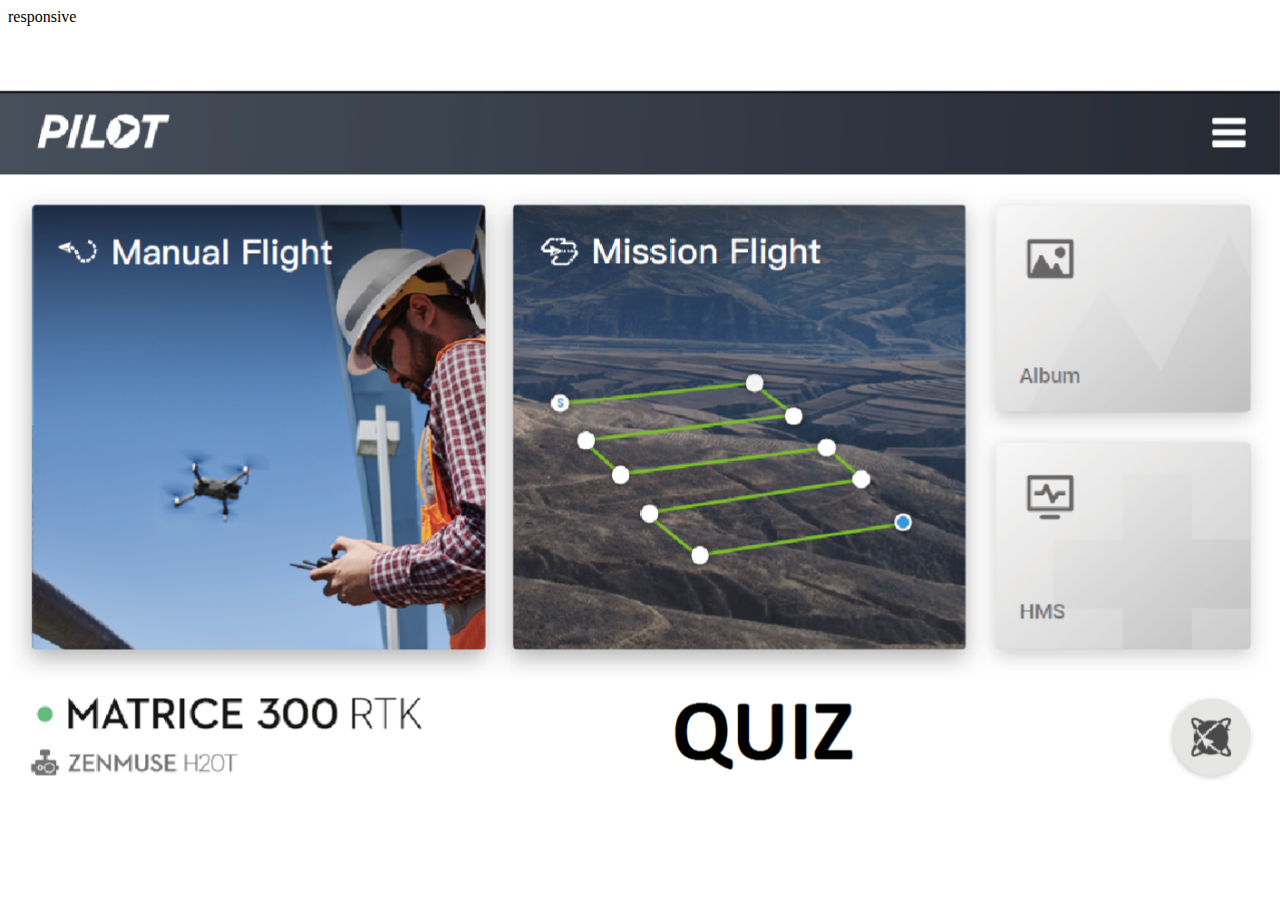
<file: ott.html>
<!DOCTYPE html>
<html>
<head>
<meta name="viewport" content="width=device-width, initial-scale=1">
<style>
@media (orientation: portrait){
  div.showport {
    display: none;
  }
  div.showturn {
    display: block;
  }
}
@media (orientation: landscape),(min-width : 1224px){
  div.showturn {
    display: none;
  }
  div.showport {
    display: block;
  }
}  
  
@media only screen and (orientation:portrait){
  #turn{ display:block; }
  #container{ display:none; }
}
  
@media only screen and (orientation:landscape){
  #turn{ display:none; }
  #container{ display:block; }
}
  img {
    max-width: 100%;
    max-height: 100%;
    bottom: 0;
    left: 0;
    margin: auto;
    overflow: auto;
    position: fixed;
    right: 0;
    top: 0;
    -o-object-fit: contain;
    object-fit: contain;
  }
</style>
</head>
<body>

<div class="showport">
  <img class="img-responsive" name="usaMap" src="./image/startscherm.png" usemap="#m_usaMap" height="100%">
</div>

 <div class="showturn">
   <img class="img-responsive" src="./image/rotate.png" height="100%">
 </div>
responsive
</body>
</html>
</file>
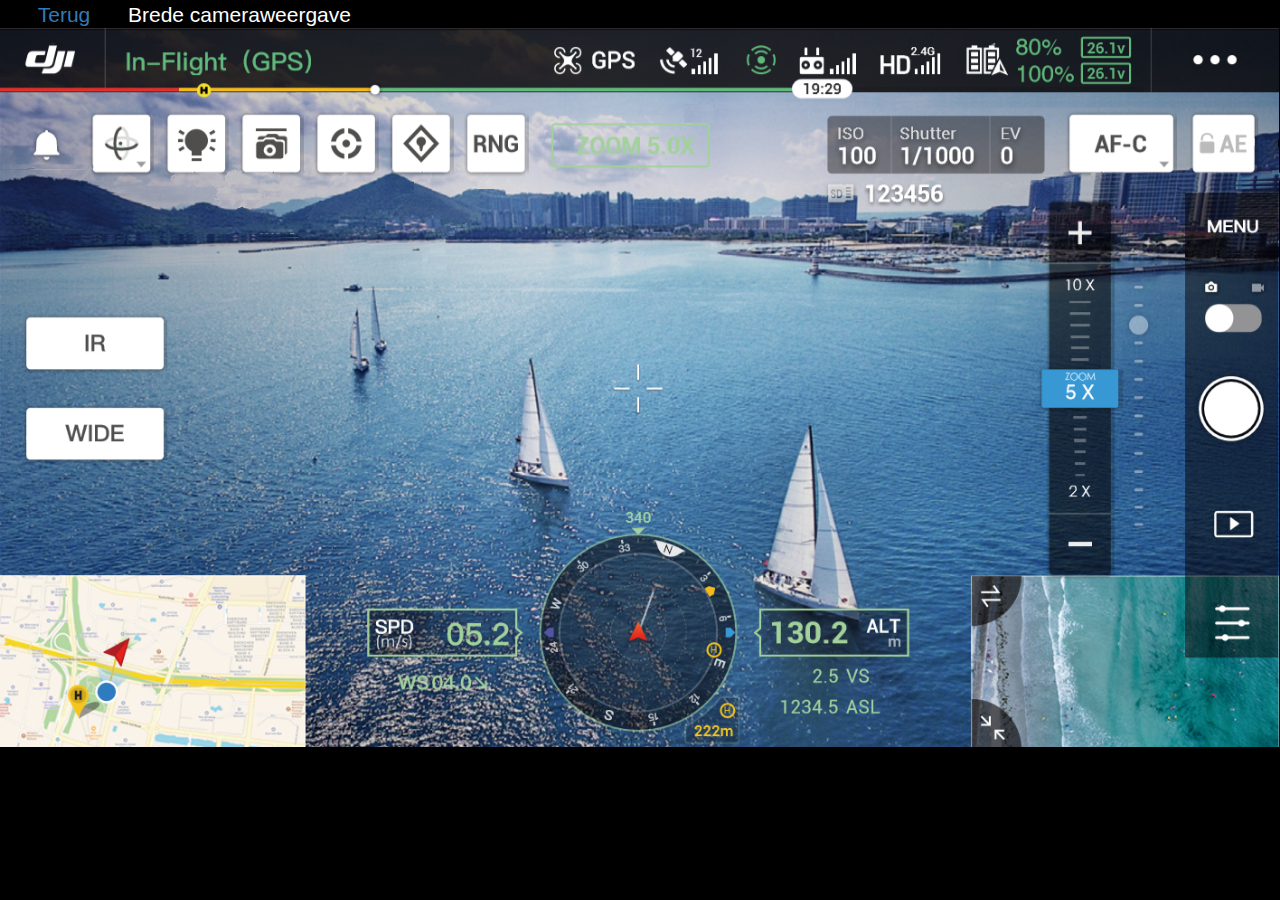
<file: quiz.html>
<!DOCTYPE html>
<html>
	<head>

	<meta name="viewport" content="width=device-width, initial-scale=1.0">
	<meta name="apple-mobile-web-app-title" content="TDV" />
	<meta name="apple-mobile-web-app-capable" content="yes">
	<meta name="apple-mobile-web-app-status-bar-style" content="black-translucent" />
	<link rel="apple-touch-icon" sizes="180x180" href="./image/apple-touch-icon.png">

    	<link rel="icon" type="image/png" sizes="32x32" href="./image/favicon-32x32.png">
    	<link rel="icon" type="image/png" sizes="16x16" href="./image/favicon-16x16.png">

    	<link rel="manifest" href="site.webmanifest">
    	<link rel="mask-icon" href="safari-pinned-tab.svg" color="#5bbad5">
    	<link rel="shortcut icon" href="./image/favicon.ico">
	<!-- IE -->
   	<link rel="shortcut icon" type="image/x-icon" href="./image/favicon.ico" />
   	<!-- Edge FULL https://www.-->
   	<link rel="shortcut icon" href="./image/favicon.ico" type="image/x-icon" />
   	<!-- other browsers -->
   	<link rel="icon" type="image/x-icon" href="./image/favicon.ico" />
    	
    	<meta name="application-name" content="TDV">
    	<meta name="msapplication-TileColor" content="#da532c">
    	<meta name="msapplication-TileImage" content="./image/mstile-144x144.png">
    	<meta name="msapplication-config" content="browserconfig.xml">
    	<meta name="theme-color" content="#ffffff">

	<meta http-equiv="X-UA-Compatible" content="IE=edge,chrome=1">
	<meta name="HandheldFriendly" content="true">
	
	<link rel="stylesheet" href="./css/bootstrap.min.css">
  	<script src="./js/jquery.min.js"></script>
  	<script src="./js/bootstrap.min.js"></script>
        <link rel="stylesheet" href="./css/style.css">


  <script>
  window.console = window.console || function(t) {};
  </script>

  
  
  <script>
  if (document.location.search.match(/type=embed/gi)) {
    window.parent.postMessage("resize", "*");
  }
  </script>


</head>

<body style="background-color:black;">
<script>
    document.body.addEventListener('touchmove', function(event) {
      event.preventDefault();
    }, {
      passive: false,
      useCapture: false
    });

    window.onresize = function() {
      $(document.body).width(window.innerWidth).height(window.innerHeight);
    }

    $(function() {
      window.onresize();
    });
  </script>
<div class="showport">
	<div id=wrapper>
		<div id=left>
			<a href="./index.html">Terug</a>
		</div>
		<div id=content>
			<p id="answer"></p>
			<img class="img-responsive" name="usaMap" src="./image/scherm.png" usemap="#m_usaMap" border="0" style="margin-top: 27px; margin-bottom: 0px; max-height: 95%;">
		</div>
		<div id=right>
		</div>
	</div>	
</div>
<div class="showturn">
  	<img class="img-responsive" src="./image/rotate.png" height="100%">
</div>
	
	
<map name="m_usaMap">

    <area target="" alt="" title="" coords="2,1,118,64" shape="rect" onclick="checkanswer(1)">
    <area target="" alt="" title="" coords="122,3,569,64" shape="rect" onclick="checkanswer(2)">
    <area target="" alt="" title="" coords="2,64,943,91" shape="rect" onclick="checkanswer(3)">
    <area target="" alt="" title="" coords="596,3,714,66" shape="rect" onclick="checkanswer(4)">
    <area target="" alt="" title="" coords="720,1,806,66" shape="rect" onclick="checkanswer(5)">
    <area target="" alt="" title="" coords="809,3,874,66" shape="rect" onclick="checkanswer(6)">
    <area target="" alt="" title="" coords="879,4,958,68" shape="rect" onclick="checkanswer(7)">
    <area target="" alt="" title="" coords="963,3,1054,68" shape="rect" onclick="checkanswer(8)">
    <area target="" alt="" title="" coords="1060,3,1121,69" shape="rect" onclick="checkanswer(9)">
    <area target="" alt="" title="" coords="1275,3,1413,70" shape="rect" onclick="checkanswer(10)">
    <area target="" alt="" title="" coords="13,94,91,164" shape="rect" onclick="checkanswer(11)">
    <area target="" alt="" title="" coords="101,96,167,161" shape="rect" onclick="checkanswer(12)">
    <area target="" alt="" title="" coords="185,95,250,160" shape="rect" onclick="checkanswer(13)">
    <area target="" alt="" title="" coords="266,96,333,161" shape="rect" onclick="checkanswer(14)">
    <area target="" alt="" title="" coords="348,96,416,160" shape="rect" onclick="checkanswer(15)">
    <area target="" alt="" title="" coords="431,96,496,160" shape="rect" onclick="checkanswer(16)">
    <area target="" alt="" title="" coords="516,96,581,161" shape="rect" onclick="checkanswer(17)">
    <area target="" alt="" title="" coords="610,104,784,154" shape="rect" onclick="checkanswer(18)">
    <area target="" alt="" title="" coords="918,99,1155,161" shape="rect" onclick="checkanswer(19)">
    <area target="" alt="" title="" coords="1183,96,1298,161" shape="rect" onclick="checkanswer(20)">
    <area target="" alt="" title="" coords="1319,95,1388,161" shape="rect" onclick="checkanswer(21)">
    <area target="" alt="" title="" coords="29,322,183,378" shape="rect" onclick="checkanswer(22)">
    <area target="" alt="" title="" coords="26,419,181,479" shape="rect" onclick="checkanswer(23)">	
 
    <area target="" alt="" title="" coords="1145,374,1244,428" shape="rect" onclick="checkanswer(26)">
    <area target="" alt="" title="" coords="1159,191,1229,606" shape="rect" onclick="checkanswer(25)">

	<area target="" alt="" title="" coords="900,166,1066,204" shape="rect" onclick="checkanswer(43)">
	
    <area target="" alt="" title="" coords="1312,183,1413,258" shape="rect" onclick="checkanswer(27)">
    <area target="" alt="" title="" coords="1314,267,1413,354" shape="rect" onclick="checkanswer(28)">
    <area target="" alt="" title="" coords="1317,373,1409,473" shape="rect" onclick="checkanswer(29)">
    <area target="" alt="" title="" coords="1319,509,1409,589" shape="rect" onclick="checkanswer(30)">
    <area target="" alt="" title="" coords="1318,613,1408,693" shape="rect" onclick="checkanswer(31)">
    <area target="" alt="" title="" coords="1307,606,1308,692,1410,697,1409,792,1076,795,1075,605" shape="poly" onclick="checkanswer(32)">
    <area target="" alt="" title="" coords="3,606,336,796" shape="rect" onclick="checkanswer(33)">

    <area target="" alt="" title="" coords="706,671,24" shape="circle" onclick="checkanswer(35)">
    <area target="" alt="" title="" coords="724,622,26" shape="circle" onclick="checkanswer(36)">
    <area target="" alt="" title="" coords="675,521,739,561" shape="rect" onclick="checkanswer(37)">
    <area target="" alt="" title="" coords="609,670,24" shape="circle" onclick="checkanswer(38)">
    <area target="" alt="" title="" coords="786,625,26" shape="circle" onclick="checkanswer(39)">
    <area target="" alt="" title="" coords="809,666,23" shape="circle" onclick="checkanswer(40)">
    <area target="" alt="" title="" coords="787,690,24" shape="circle" onclick="checkanswer(41)">
    <area target="" alt="" title="" coords="795,741,819,740,820,791,760,792,759,771" shape="poly" onclick="checkanswer(42)">

    <area target="" alt="" title="" coords="706,671,109" shape="circle" onclick="checkanswer(34)">
    <area target="" alt="" title="" coords="3,88,1414,796" shape="rect" onclick="checkanswer(24)">
	
    

</map>

<script>
var gquestion = "";
var number = "";
var canswer = "";

function myFunction(number) {
  switch(number) {
    case 1:
      text = "Terug naar het hoofdmenu";
    break;
    case 2:
      text = "Systeem statusbalk";
    break;
    case 3:
      text = "Indicatorbalk voor batterijniveau";
    break;
    case 4:
      text = "Vliegtuigmodus";
    break;
    case 5:
      text = "GNSS-signaalsterkte";
    break;
    case 6:
      text = "Obstacle Sensing Function Status";
    break;
    case 7:
      text = "Signaal afstandsbediening";
    break;
    case 8:
      text = "Signaalsterkte HD-videoverbinding";
    break;
    case 9:
      text = "Batterij-instellingen";
    break;
    case 10:
      text = "Meer instellingen";
    break;
    case 11:
      text = "Berichtenvak";
    break;
    case 12:
      text = "Gimbal Orientation Adjustment";
    break;
    case 13:
      text = "Beacon";
    break;
    case 14:
      text = "Multiply Gimbal Control";
    break;
    case 15:
      text = "Smart Track";
    break;
    case 16:
      text = "PIN-punt";
    break;
    case 17:
      text = "Laserbereik";
    break;
    case 18:
      text = "Camera en zoom";
    break;
    case 19:
      text = "Cameraparameters";
    break;
    case 20:
      text = "Focusmodus";
    break;
    case 21:
      text = "Automatische belichtingsvergrendeling";
    break;
    case 22:
      text = "Infraroodcamera";
    break;
    case 23:
      text = "Brede cameraweergave";
    break;
    case 24:
      text = "Cameraweergave";
    break;
    case 25:
      text = "Zoommenu";
    break;
    case 26:
      text = "Gimbal- schuifregelaar";
    break;
    case 27:
      text = "Camera-instellingen";
    break;
    case 28:
      text = "Foto / video wisselen";
    break;
    case 29:
      text = "Sluiter / opnameknop";
    break;
    case 30:
      text = "Afspelen";
    break;
    case 31:
      text = "Parameterinstellingen";
    break;
    case 32:
      text = "Kaart";
    break;
    case 33:
      text = "Navigatie- Weergave";
    break;
    case 34:
      text = "Voorbeeld FPV-camera";
    break;

    case 35:
      text = "Vliegtuig navigatiedisplay.";
    break;
    case 36:
      text = "Vliegtuig horizontale snelheidsvector";
    break;
    case 37:
      text = "Oriëntatie van het vliegtuig";
    break;
    case 38:
      text = "De oriëntatie van de drie gimbals (Paars)";
    break;
    case 39:
      text = "De oriëntatie van de drie gimbals (Geel)";
    break;
    case 40:
      text = "De oriëntatie van de drie gimbals (Blauw)";
    break;
    case 41:
      text = "Startpuntoriëntatie";
    break;
    case 42:
      text = "Afstand van het startpunt";
    break;
    case 43:
      text = "SD-Kaart";
    break;

    default:
      text = "empty";
  }
  
  document.getElementById("answer").innerHTML = text;
  
}

function givequestion() {
	gquestion = Math.floor(Math.random() * 42) + 1;
	myFunction(gquestion);
}

function checkanswer(canswer) {
	if (gquestion == canswer) {
		gquestion = Math.floor(Math.random() * 42) + 1;
		myFunction(gquestion);
	} else {
		alert("Niet goed");
	} 
}

window.onload = givequestion();

</script>
<script type="text/javascript" src="./js/imageMapResizer.min.js"></script>
<script type="text/javascript">imageMapResize();</script>
</body>
</html>
</file>
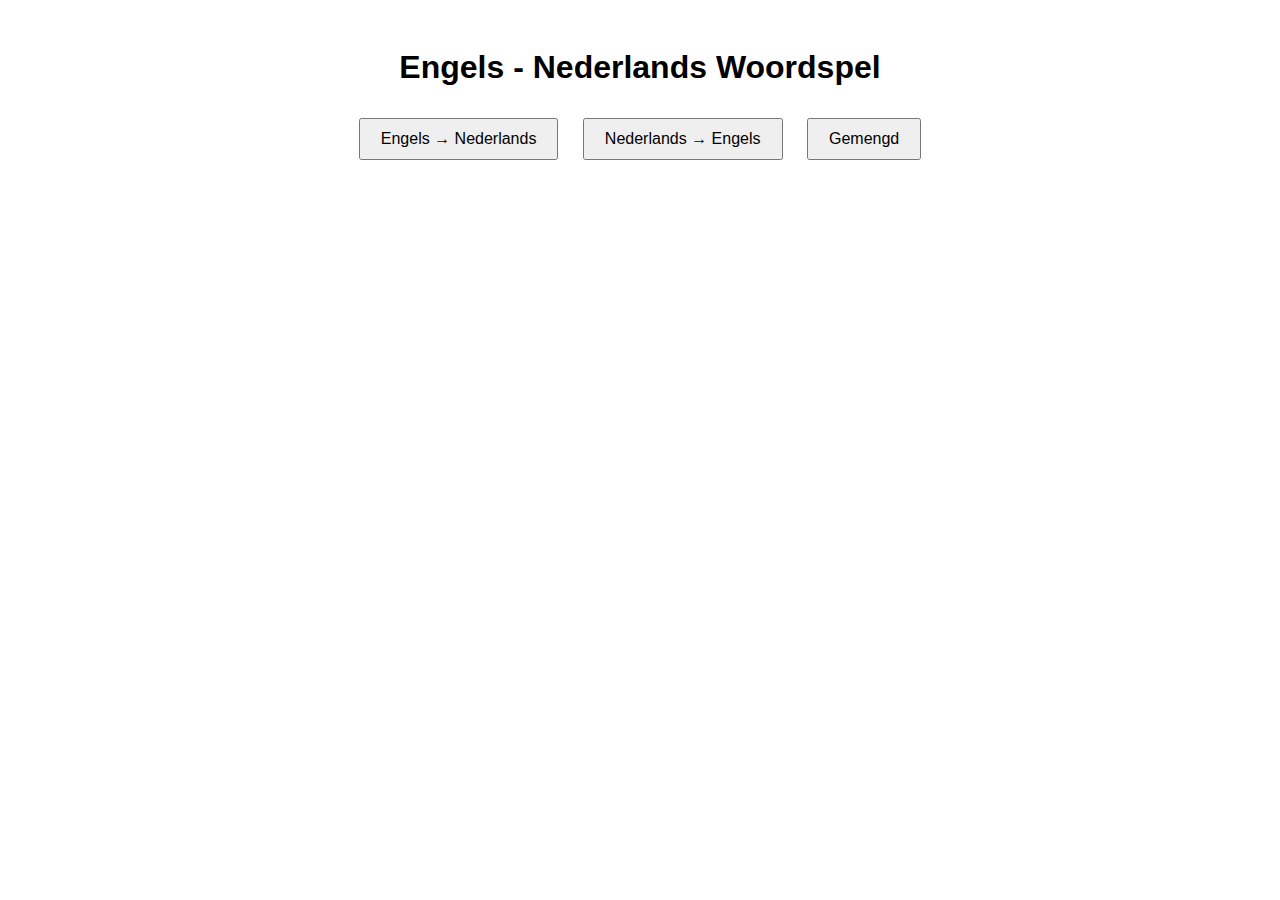
<file: quizindex.html>
<!DOCTYPE html>
<html lang="en">
<head>
  <meta charset="UTF-8" />
  <meta name="viewport" content="width=device-width, initial-scale=1.0" />
  <title>Engels-Nederlands Woordspel</title>
  <style>
    body { font-family: Arial, sans-serif; padding: 20px; text-align: center; }
    .hidden { display: none; }
    button { margin: 10px; padding: 10px 20px; font-size: 16px; }
    .options { margin-top: 20px; }
    .feedback { margin-top: 10px; font-weight: bold; }
  </style>
</head>
<body>
  <h1>Engels - Nederlands Woordspel</h1>
  <div id="menu">
    <button onclick="startGame('en-nl')">Engels → Nederlands</button>
    <button onclick="startGame('nl-en')">Nederlands → Engels</button>
    <button onclick="startGame('random')">Gemengd</button>
  </div>

  <div id="game" class="hidden">
    <h2 id="question"></h2>
    <div class="options" id="options"></div>
    <div id="feedback" class="feedback"></div>
    <button onclick="nextQuestion()">Volgende</button>
  </div>

  <script>
    const words = [
      ["a stomach ache", "buikpijn"],
      ["a headache", "hoofdpijn"],
      ["accident", "ongeluk"],
      ["ankle", "enkel"],
      ["bad", "slecht"],
      ["bandage", "verband"],
      ["bite wounds", "bijtwonden"],
      ["chest", "borst"],
      ["chickenpox", "waterpokken"],
      ["dentist", "tandarts"],
      ["disease", "ziekte"],
      ["fever", "koorts"],
      ["five-car collision", "kettingbotsing met vijf auto's"],
      ["flu", "griep"],
      ["medicine", "medicijn"],
      ["mumps", "de bof"],
      ["operation", "operatie"],
      ["plaster cast", "gips"],
      ["shoulder", "schouder"],
      ["skeleton", "skelet"],
      ["spots", "vlekken"],
      ["temperature", "temperatuur"],
      ["the sore spot", "de zere plek"],
      ["tired", "moe"],
      ["to blow your nose", "je neus snuiten"],
      ["to break a bone", "een bot breken"],
      ["to breathe", "ademen"],
      ["to cough", "hoesten"],
      ["healthy", "gezond"],
      ["heart", "hart"],
      ["hospital", "ziekenhuis"],
      ["illness", "ziekte"],
      ["injured", "gewond"],
      ["lungs", "longen"],
      ["to feel sick", "niet lekker voelen"],
      ["to have a cold", "verkouden zijn"],
      ["to hurt", "pijn doen"],
      ["twisted", "verdraaid"],
      ["victim", "slachtoffer"]
    ];

    let gameMode = "";
    let currentWord = [];
    let usedIndices = [];

    function startGame(mode) {
      gameMode = mode;
      document.getElementById('menu').classList.add('hidden');
      document.getElementById('game').classList.remove('hidden');
      usedIndices = [];
      nextQuestion();
    }

    function nextQuestion() {
      document.getElementById('feedback').textContent = '';
      const remainingIndices = words.map((_, i) => i).filter(i => !usedIndices.includes(i));
      if (remainingIndices.length === 0) {
        alert('Je hebt alle woorden gehad!');
        location.reload();
        return;
      }
      const index = remainingIndices[Math.floor(Math.random() * remainingIndices.length)];
      usedIndices.push(index);
      currentWord = words[index];

      let question, correctAnswer, answerOptions;

      if (gameMode === 'en-nl') {
        question = currentWord[0];
        correctAnswer = currentWord[1];
        answerOptions = words.map(w => w[1]);
      } else if (gameMode === 'nl-en') {
        question = currentWord[1];
        correctAnswer = currentWord[0];
        answerOptions = words.map(w => w[0]);
      } else {
        const flip = Math.random() < 0.5;
        question = currentWord[flip ? 0 : 1];
        correctAnswer = currentWord[flip ? 1 : 0];
        answerOptions = words.map(w => flip ? w[1] : w[0]);
      }

      document.getElementById('question').textContent = `Wat is de vertaling van: "${question}"?`;
      const options = shuffle([correctAnswer, ...pickRandomOptions(answerOptions, correctAnswer, 3)]);

      const optionsDiv = document.getElementById('options');
      optionsDiv.innerHTML = '';
      options.forEach(option => {
        const btn = document.createElement('button');
        btn.textContent = option;
        btn.onclick = () => checkAnswer(option, correctAnswer);
        optionsDiv.appendChild(btn);
      });
    }

    function checkAnswer(selected, correct) {
      const feedback = document.getElementById('feedback');
      if (selected === correct) {
        feedback.textContent = '✅ Goed gedaan!';
        feedback.style.color = 'green';
      } else {
        feedback.textContent = `❌ Fout. Het juiste antwoord is: "${correct}"`;
        feedback.style.color = 'red';
      }
    }

    function pickRandomOptions(options, exclude, count) {
      const filtered = options.filter(opt => opt !== exclude);
      const shuffled = shuffle(filtered);
      return shuffled.slice(0, count);
    }

    function shuffle(arr) {
      return arr.sort(() => Math.random() - 0.5);
    }
  </script>
</body>
</html>
</file>
<file: css/style.css>
@media (orientation: portrait){
  div.showport {
    display: none;
  }
  div.showturn {
    display: block;
  }
}
@media (orientation: landscape),(min-width : 1224px){
  div.showturn {
    display: none;
  }
  div.showport {
    display: block;
  }
}

* {
  touch-action: manipulation;
}

html {  
    position: relative;
    overflow: hidden;
    height: 95%;
}

body {
    background-color:black;
    position: relative;
    overflow: hidden;
    height: 95%;
}

imgold {
  display: block;
  margin-left: auto;
  margin-right: auto;
  width: auto;
}

img {
    max-width: 100%;
    max-height: 100%;
    bottom: 0;
    left: 0;
    margin: auto;
    overflow: auto;
    position: fixed;
    right: 0;
    top: 0;
    -o-object-fit: contain;
    object-fit: contain;
}

.tooltip {
	position: absolute;
	z-index: 10700;
	display: inline;
	width: 200px;
	font-family: "Helvetica Neue", Helvetica, Arial, sans-serif;
	font-size: 12px;
	font-style: normal;
	font-weight: normal;
	line-height: 1.42857143;
	text-align: left;
	text-align: start;
	text-shadow: none;
	text-transform: none;
	letter-spacing: normal;
	word-break: normal;
	word-spacing: normal;
	word-wrap: normal;
	white-space: normal;
	filter: alpha(opacity=0);
	opacity: 0;
	line-break: auto;
	text-decoration: none;
}
.tooltip.in {
	filter: alpha(opacity=90);
	opacity: .9;
}
.tooltip.top {
	padding: 5px 0;
	margin-top: -3px;
}
.tooltip.right {
	padding: 0 5px;
	margin-left: 3px;
}
.tooltip.bottom {
	padding: 5px 0;
	margin-top: 3px;
}
.tooltip.left {
	padding: 0 5px;
	margin-left: -3px;
}
.tooltip-inner {
	max-width: 300px;
	padding: 3px 8px;
	color: #ffffff;
	text-align: left;
	margin-left: 5px;
	text-indent: 0;
	background-color: #808080;
	border-radius: 4px;
}
.tooltip-arrow {
	position: absolute;
	width: 5px;
	height: 2px;
	border-color: transparent;
	border-style: solid;
}
.tooltip.top .tooltip-arrow {
	bottom: 0;
	left: 50%;
	margin-left: -5px;
	border-width: 5px 5px 0;
	border-top-color: #000000;
}
.tooltip.top-left .tooltip-arrow {
	right: 5px;
	bottom: 0;
	margin-bottom: -5px;
	border-width: 5px 5px 0;
	border-top-color: #000000;
}
.tooltip.top-right .tooltip-arrow {
	bottom: 0;
	left: 5px;
	margin-bottom: -5px;
	border-width: 5px 5px 0;
	border-top-color: #000000;
}
.tooltip.right .tooltip-arrow {
	top: 50%;
	left: 0;
	margin-top: -5px;
	border-width: 5px 5px 5px 0;
	border-right-color: #000000;
}
.tooltip.left .tooltip-arrow {
	top: 50%;
	right: 0;
	margin-top: -5px;
	border-width: 5px 0 5px 5px;
	border-left-color: #000000;
}
.tooltip.bottom .tooltip-arrow {
	top: 0;
	left: 50%;
	margin-left: -5px;
	border-width: 0 5px 5px;
	border-bottom-color: #000000;
}
.tooltip.bottom-left .tooltip-arrow {
	top: 0;
	right: 5px;
	margin-top: -5px;
	border-width: 0 5px 5px;
	border-bottom-color: #000000;
}
.tooltip.bottom-right .tooltip-arrow {
	top: 0;
	left: 5px;
	margin-top: -5px;
	border-width: 0 5px 5px;
	border-bottom-color: #000000;
}
.area-tooltip {
  position: absolute;
  visibility: hidden;
}

#divmain {
    width: 100%;
    left: 0;
    background:#999;
}

#divanswer {
    width: 200px;
    right: 0;
    background: #000000;
    color: #FFFFFF;
}

#wrapper {
  min-width: 500px;
  height: 25px;
  position: relative;
}
#left, #right, #content {
  position: absolute;
  height: 100%;
  font-size: 1.5em;
  color: #FFF;
}

#left {
  width: 10%;
  left: 0;
  text-align: center;
}
#right {
  width: 5px;
  right: 0;
}
#content {
  left: 10%;
  right: 5px;
}
</file>
